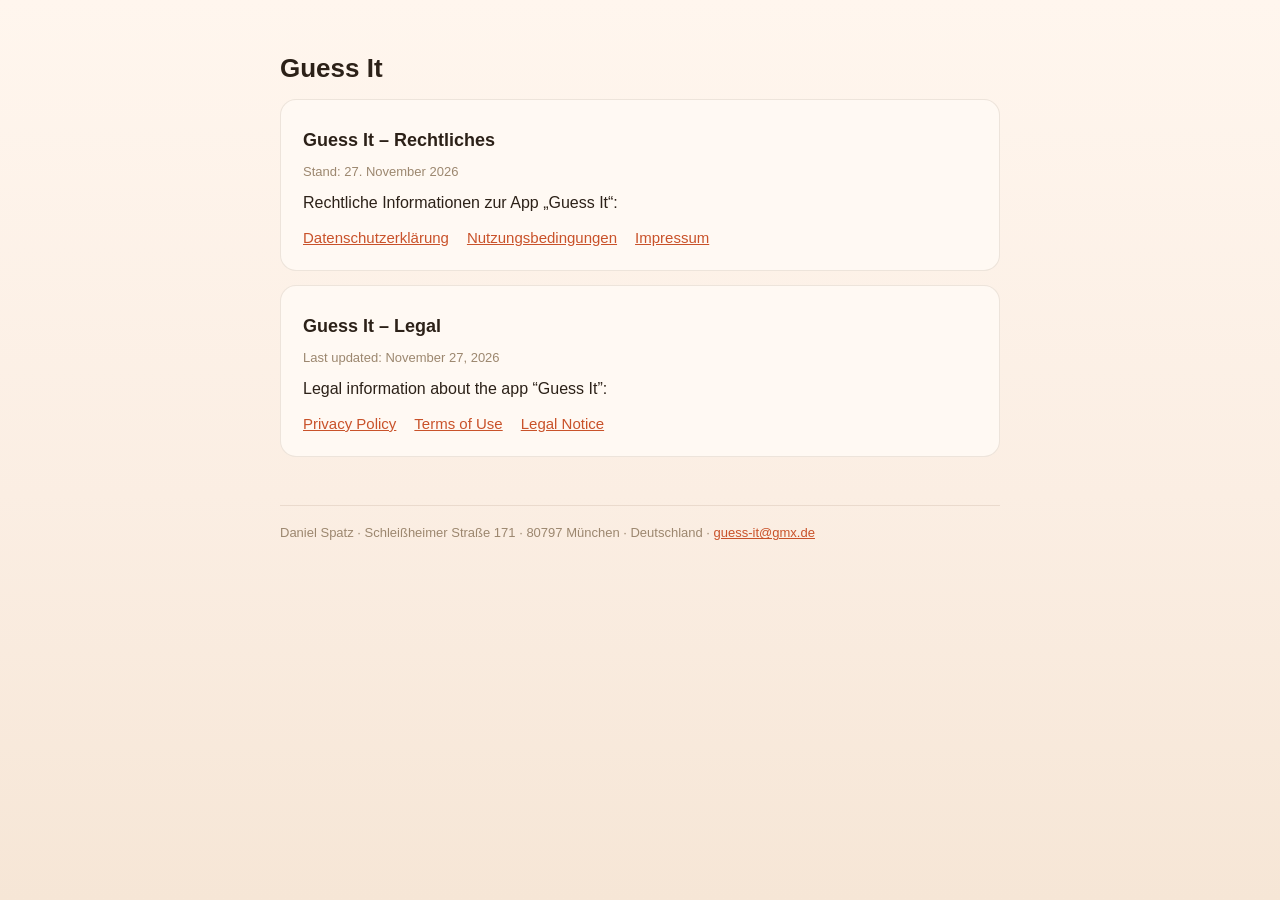
<file: index.html>
<!DOCTYPE html>
<html lang="de">
<head>
<meta charset="utf-8">
<meta name="viewport" content="width=device-width, initial-scale=1">
<meta name="robots" content="noindex">
<title>Guess It – Rechtliches / Legal</title>
<link rel="stylesheet" href="style.css">
</head>
<body>
<div class="wrap">

  <h1>Guess It</h1>

  <div class="card" lang="de">
    <h2>Guess It – Rechtliches</h2>
    <p class="updated">Stand: 27. November 2026</p>
    <p>Rechtliche Informationen zur App „Guess It“:</p>
    <div class="nav">
      <a href="datenschutz.html">Datenschutzerklärung</a>
      <a href="nutzungsbedingungen.html">Nutzungsbedingungen</a>
      <a href="impressum.html">Impressum</a>
    </div>
  </div>

  <div class="card" lang="en">
    <h2>Guess It – Legal</h2>
    <p class="updated">Last updated: November 27, 2026</p>
    <p>Legal information about the app “Guess It”:</p>
    <div class="nav">
      <a href="privacy.html">Privacy Policy</a>
      <a href="terms.html">Terms of Use</a>
      <a href="imprint.html">Legal Notice</a>
    </div>
  </div>

  <footer>
    Daniel Spatz · Schleißheimer Straße 171 · 80797 München · Deutschland ·
    <a href="mailto:guess-it@gmx.de">guess-it@gmx.de</a>
  </footer>
</div>
</body>
</html>
</file>
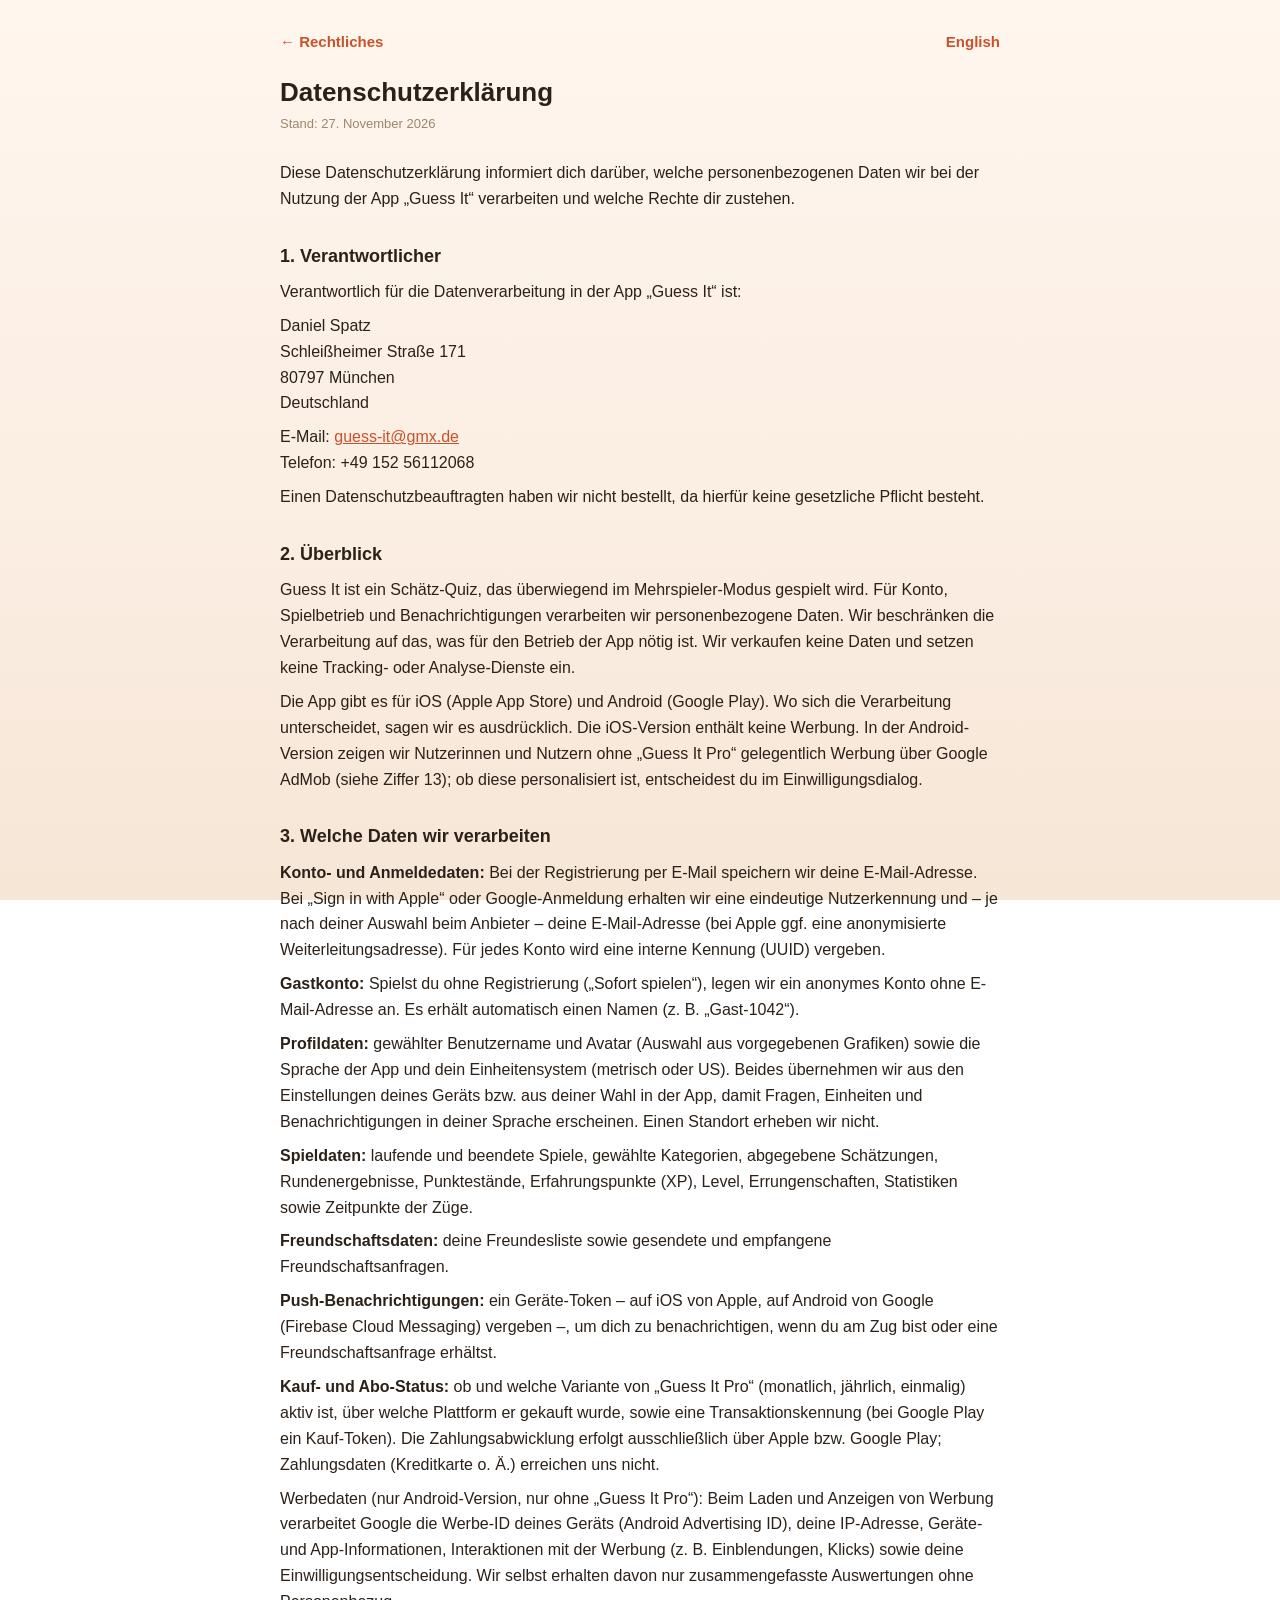
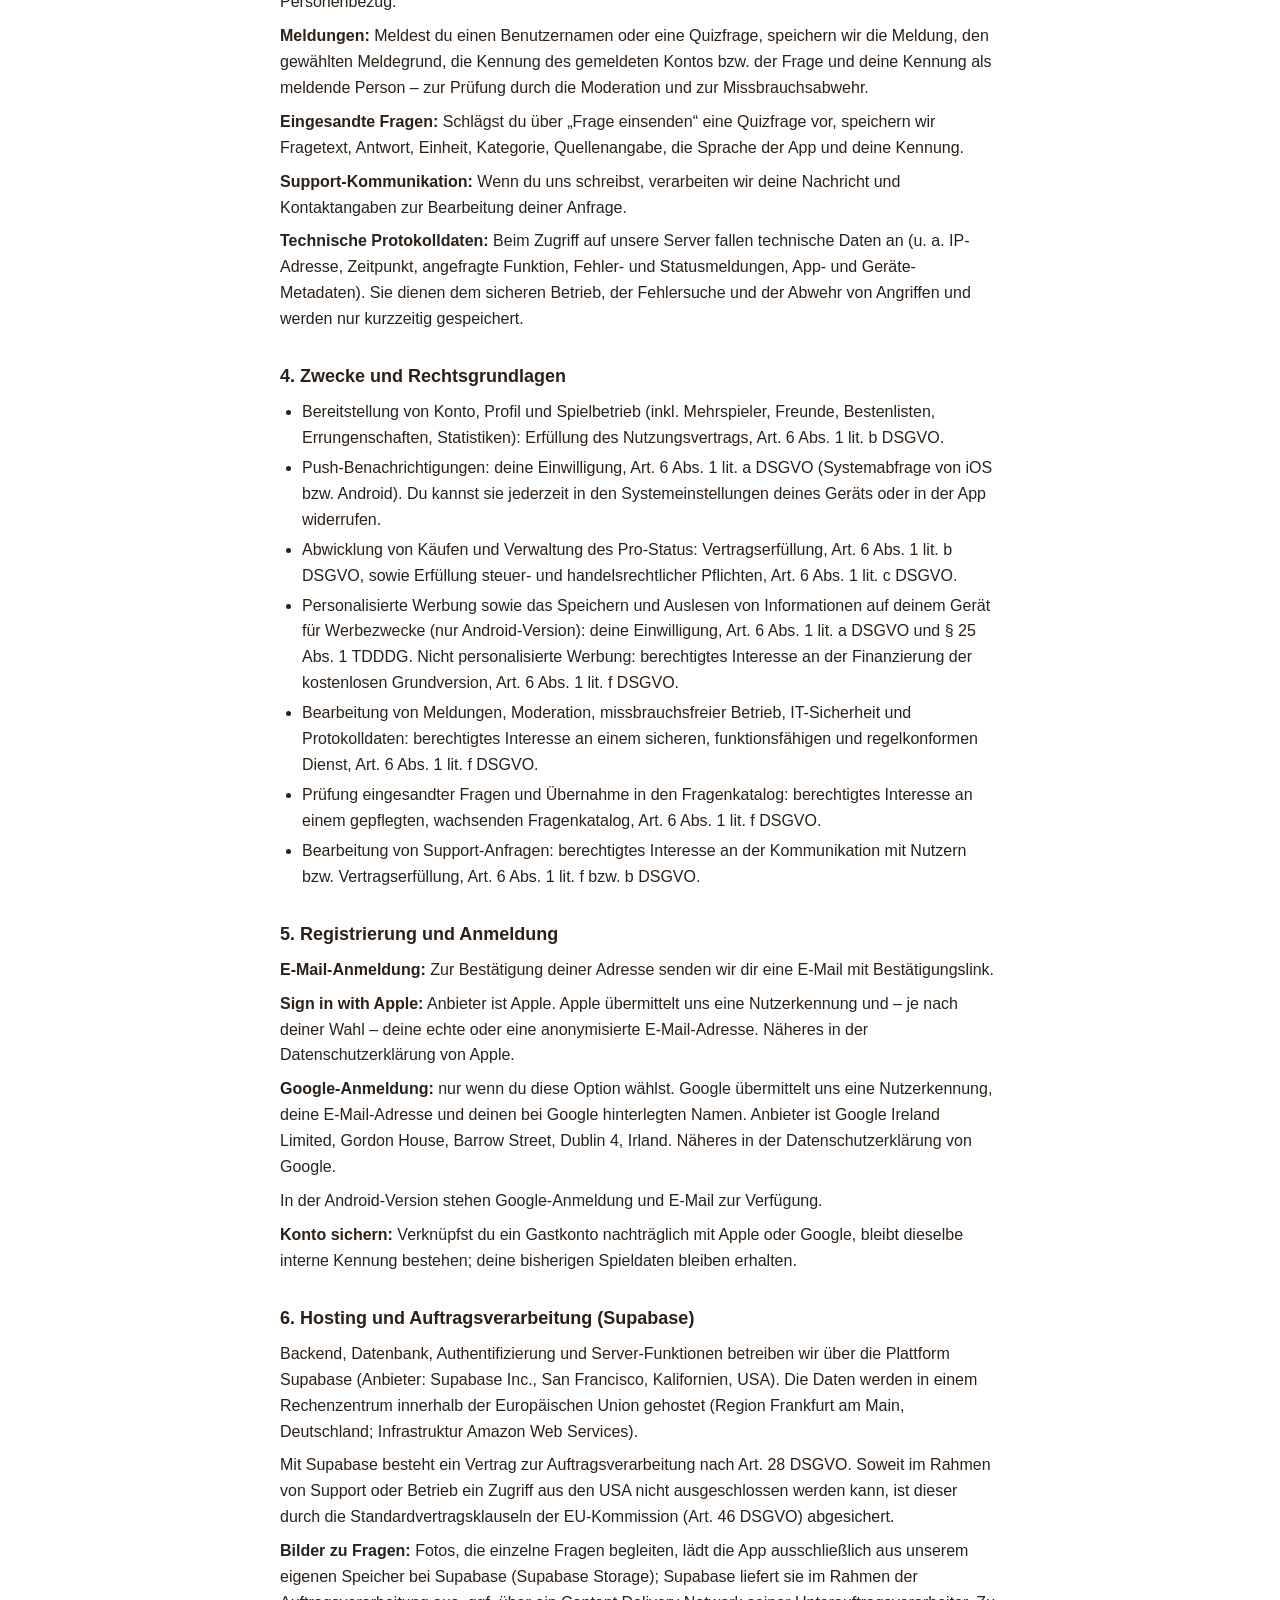
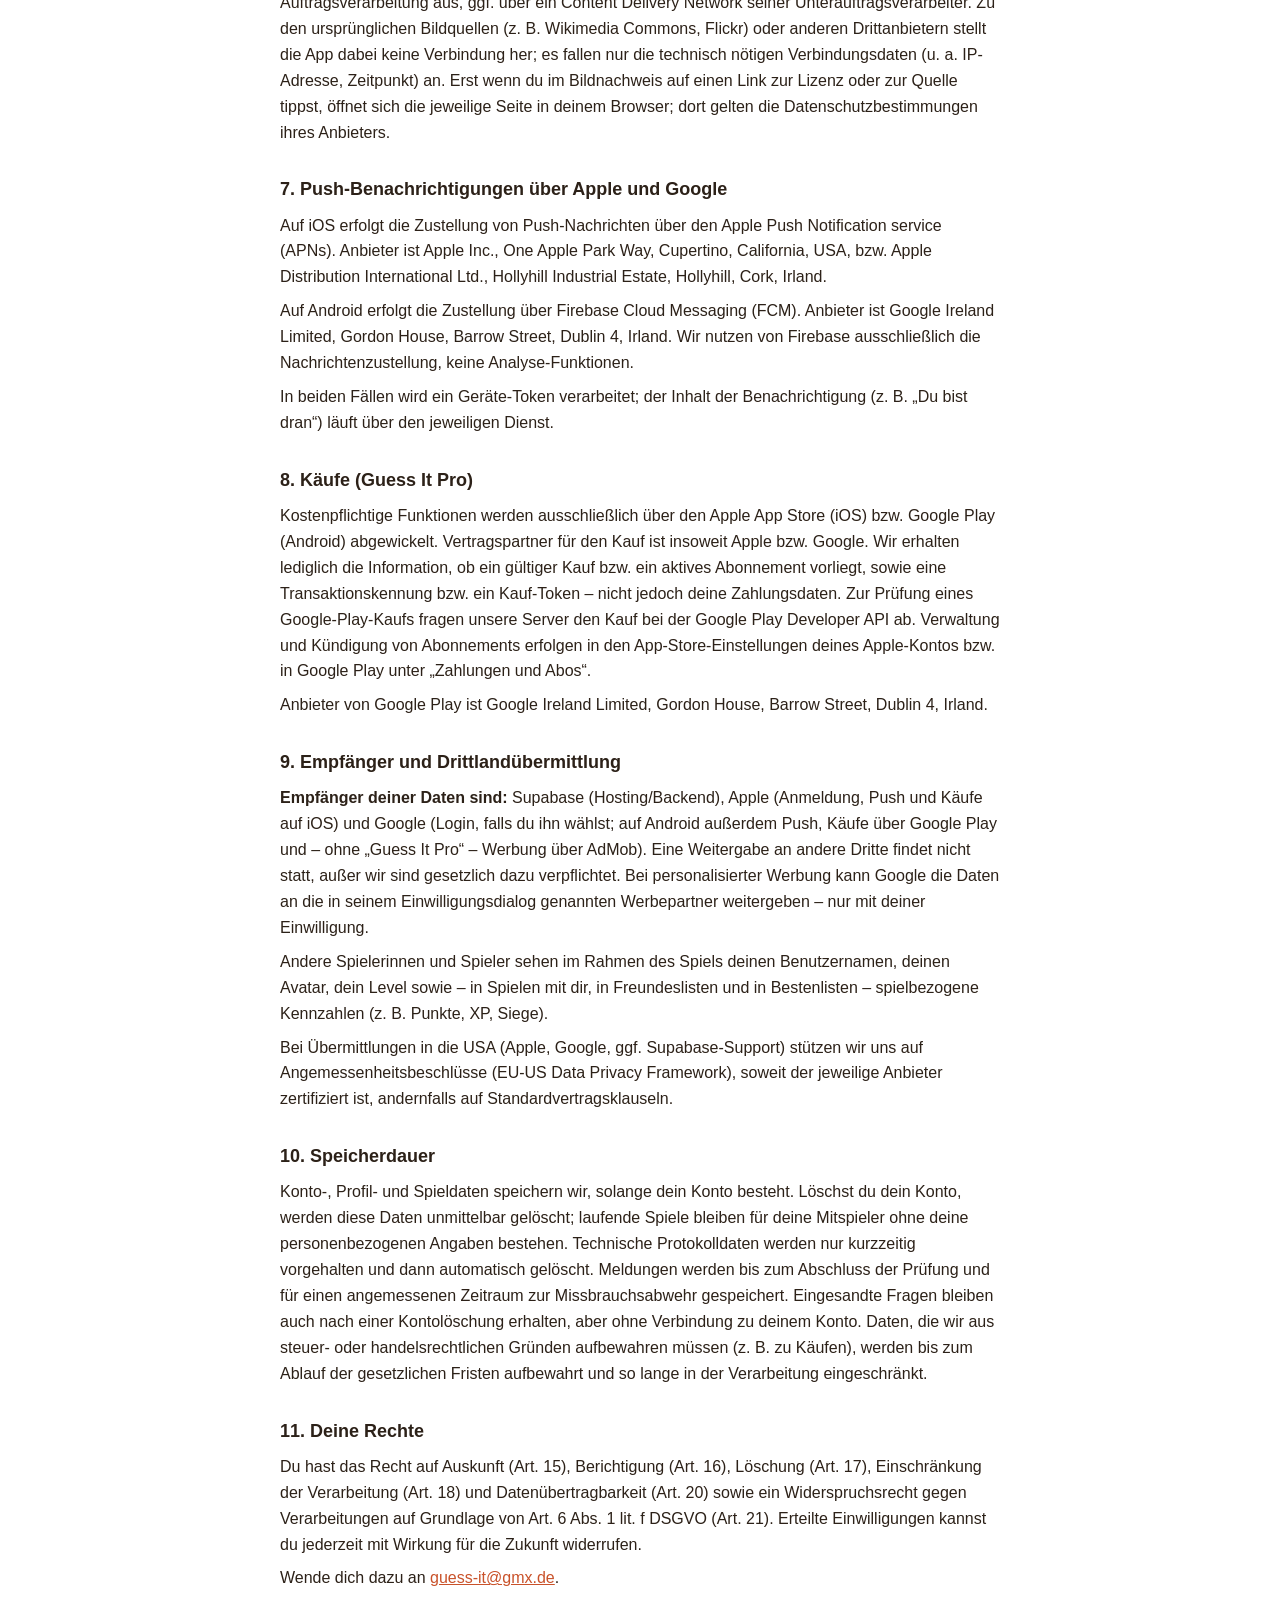
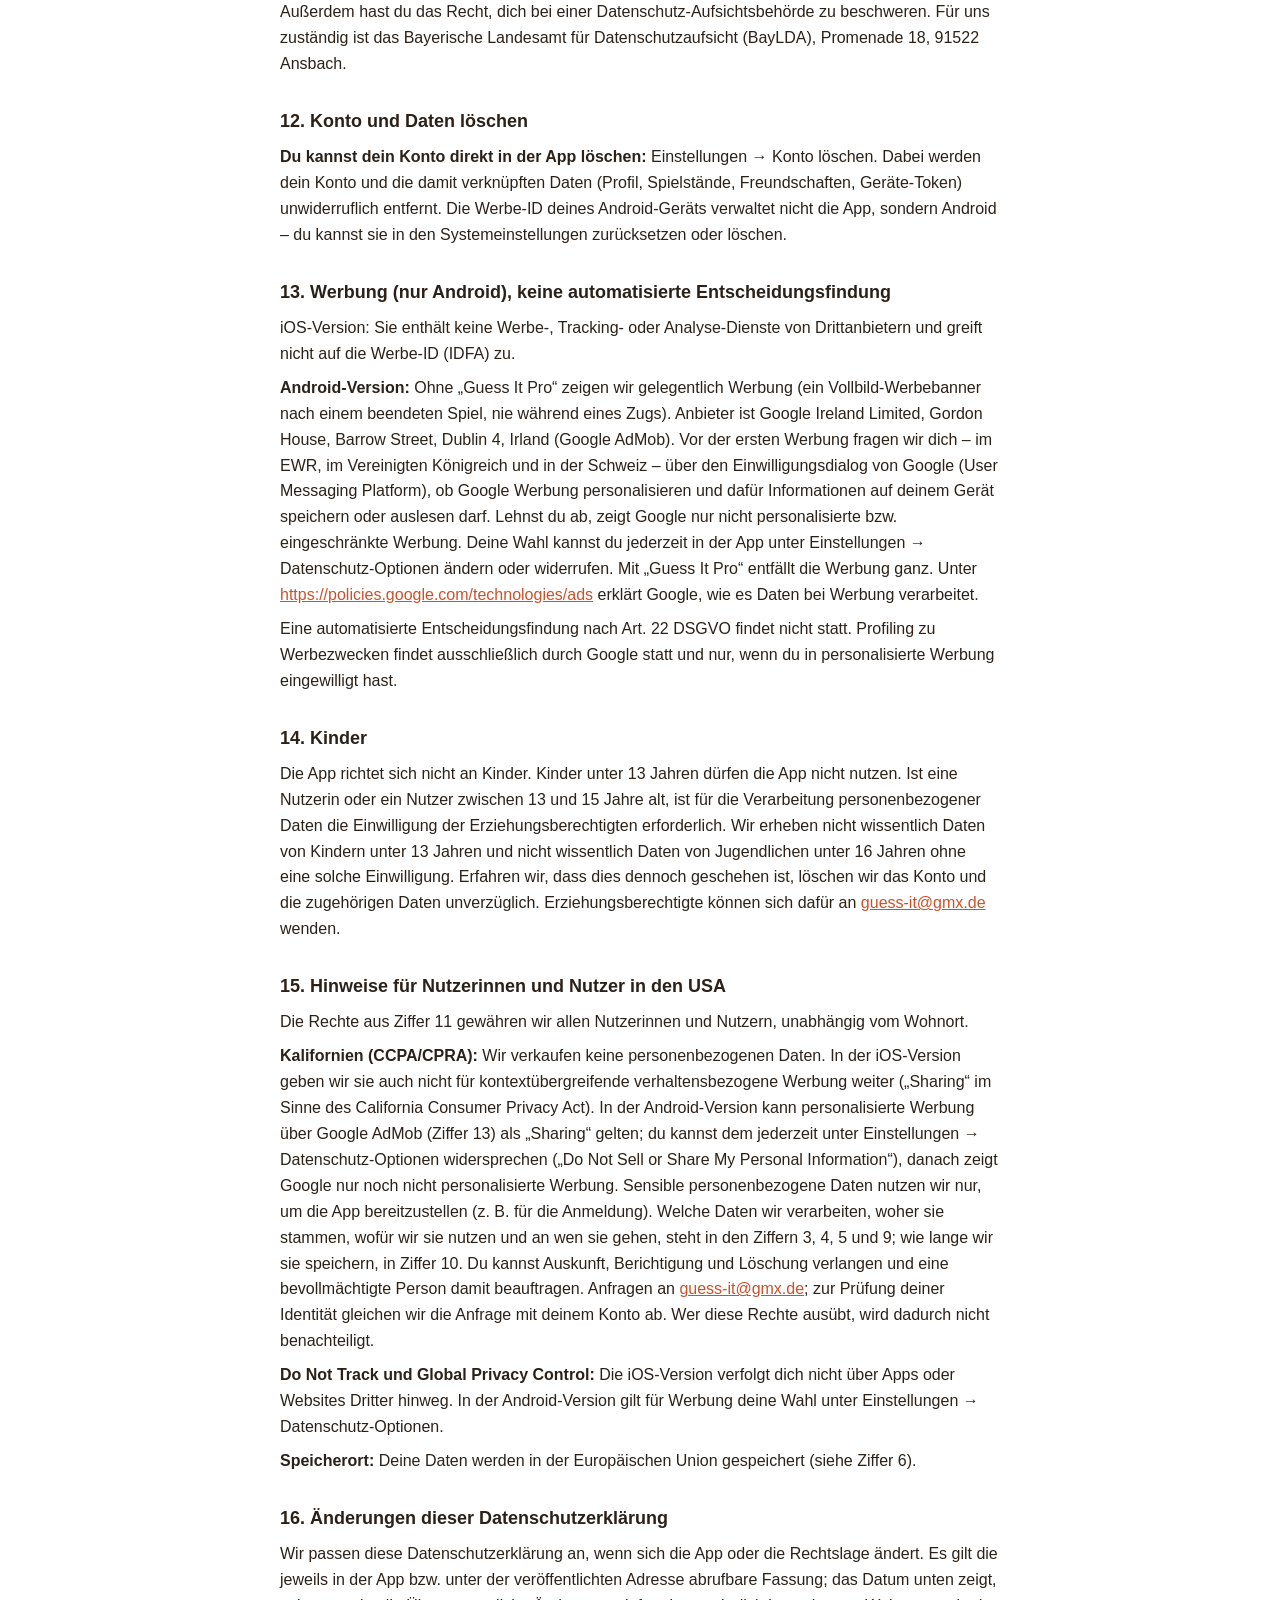
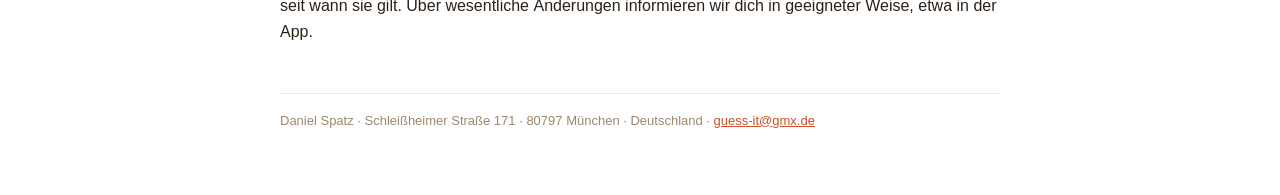
<file: datenschutz.html>
<!DOCTYPE html>
<html lang="de">
<head>
<meta charset="utf-8">
<meta name="viewport" content="width=device-width, initial-scale=1">
<meta name="robots" content="noindex">
<title>Guess It – Datenschutzerklärung</title>
<link rel="stylesheet" href="style.css">
</head>
<body>
<div class="wrap">
  <header>
    <a href="index.html">&larr; Rechtliches</a>
    <a href="privacy.html" lang="en" hreflang="en">English</a>
  </header>

  <h1>Datenschutzerklärung</h1>
  <p class="updated">Stand: 27. November 2026</p>

  <p>Diese Datenschutzerklärung informiert dich darüber, welche personenbezogenen Daten wir bei der Nutzung der App „Guess It“ verarbeiten und welche Rechte dir zustehen.</p>

  <h2>1. Verantwortlicher</h2>
  <p>Verantwortlich für die Datenverarbeitung in der App „Guess It“ ist:</p>
  <p>Daniel Spatz<br>
  Schleißheimer Straße 171<br>
  80797 München<br>
  Deutschland</p>
  <p>E-Mail: <a href="mailto:guess-it@gmx.de">guess-it@gmx.de</a><br>
  Telefon: +49 152 56112068</p>
  <p>Einen Datenschutzbeauftragten haben wir nicht bestellt, da hierfür keine gesetzliche Pflicht besteht.</p>

  <h2>2. Überblick</h2>
  <p>Guess It ist ein Schätz-Quiz, das überwiegend im Mehrspieler-Modus gespielt wird. Für Konto, Spielbetrieb und Benachrichtigungen verarbeiten wir personenbezogene Daten. Wir beschränken die Verarbeitung auf das, was für den Betrieb der App nötig ist. Wir verkaufen keine Daten und setzen keine Tracking- oder Analyse-Dienste ein.</p>
  <p>Die App gibt es für iOS (Apple App Store) und Android (Google Play). Wo sich die Verarbeitung unterscheidet, sagen wir es ausdrücklich. Die iOS-Version enthält keine Werbung. In der Android-Version zeigen wir Nutzerinnen und Nutzern ohne „Guess It Pro“ gelegentlich Werbung über Google AdMob (siehe Ziffer 13); ob diese personalisiert ist, entscheidest du im Einwilligungsdialog.</p>

  <h2>3. Welche Daten wir verarbeiten</h2>
  <p><strong>Konto- und Anmeldedaten:</strong> Bei der Registrierung per E-Mail speichern wir deine E-Mail-Adresse. Bei „Sign in with Apple“ oder Google-Anmeldung erhalten wir eine eindeutige Nutzerkennung und – je nach deiner Auswahl beim Anbieter – deine E-Mail-Adresse (bei Apple ggf. eine anonymisierte Weiterleitungsadresse). Für jedes Konto wird eine interne Kennung (UUID) vergeben.</p>
  <p><strong>Gastkonto:</strong> Spielst du ohne Registrierung („Sofort spielen“), legen wir ein anonymes Konto ohne E-Mail-Adresse an. Es erhält automatisch einen Namen (z.&nbsp;B. „Gast-1042“).</p>
  <p><strong>Profildaten:</strong> gewählter Benutzername und Avatar (Auswahl aus vorgegebenen Grafiken) sowie die Sprache der App und dein Einheitensystem (metrisch oder US). Beides übernehmen wir aus den Einstellungen deines Geräts bzw. aus deiner Wahl in der App, damit Fragen, Einheiten und Benachrichtigungen in deiner Sprache erscheinen. Einen Standort erheben wir nicht.</p>
  <p><strong>Spieldaten:</strong> laufende und beendete Spiele, gewählte Kategorien, abgegebene Schätzungen, Rundenergebnisse, Punktestände, Erfahrungspunkte (XP), Level, Errungenschaften, Statistiken sowie Zeitpunkte der Züge.</p>
  <p><strong>Freundschaftsdaten:</strong> deine Freundesliste sowie gesendete und empfangene Freundschaftsanfragen.</p>
  <p><strong>Push-Benachrichtigungen:</strong> ein Geräte-Token – auf iOS von Apple, auf Android von Google (Firebase Cloud Messaging) vergeben –, um dich zu benachrichtigen, wenn du am Zug bist oder eine Freundschaftsanfrage erhältst.</p>
  <p><strong>Kauf- und Abo-Status:</strong> ob und welche Variante von „Guess It Pro“ (monatlich, jährlich, einmalig) aktiv ist, über welche Plattform er gekauft wurde, sowie eine Transaktionskennung (bei Google Play ein Kauf-Token). Die Zahlungsabwicklung erfolgt ausschließlich über Apple bzw. Google Play; Zahlungsdaten (Kreditkarte o. Ä.) erreichen uns nicht.</p>
  <p>Werbedaten (nur Android-Version, nur ohne „Guess It Pro“): Beim Laden und Anzeigen von Werbung verarbeitet Google die Werbe-ID deines Geräts (Android Advertising ID), deine IP-Adresse, Geräte- und App-Informationen, Interaktionen mit der Werbung (z.&nbsp;B. Einblendungen, Klicks) sowie deine Einwilligungsentscheidung. Wir selbst erhalten davon nur zusammengefasste Auswertungen ohne Personenbezug.</p>
  <p><strong>Meldungen:</strong> Meldest du einen Benutzernamen oder eine Quizfrage, speichern wir die Meldung, den gewählten Meldegrund, die Kennung des gemeldeten Kontos bzw. der Frage und deine Kennung als meldende Person – zur Prüfung durch die Moderation und zur Missbrauchsabwehr.</p>
  <p><strong>Eingesandte Fragen:</strong> Schlägst du über „Frage einsenden“ eine Quizfrage vor, speichern wir Fragetext, Antwort, Einheit, Kategorie, Quellenangabe, die Sprache der App und deine Kennung.</p>
  <p><strong>Support-Kommunikation:</strong> Wenn du uns schreibst, verarbeiten wir deine Nachricht und Kontaktangaben zur Bearbeitung deiner Anfrage.</p>
  <p><strong>Technische Protokolldaten:</strong> Beim Zugriff auf unsere Server fallen technische Daten an (u.&nbsp;a. IP-Adresse, Zeitpunkt, angefragte Funktion, Fehler- und Statusmeldungen, App- und Geräte-Metadaten). Sie dienen dem sicheren Betrieb, der Fehlersuche und der Abwehr von Angriffen und werden nur kurzzeitig gespeichert.</p>

  <h2>4. Zwecke und Rechtsgrundlagen</h2>
  <ul>
    <li>Bereitstellung von Konto, Profil und Spielbetrieb (inkl. Mehrspieler, Freunde, Bestenlisten, Errungenschaften, Statistiken): Erfüllung des Nutzungsvertrags, Art. 6 Abs. 1 lit. b DSGVO.</li>
    <li>Push-Benachrichtigungen: deine Einwilligung, Art. 6 Abs. 1 lit. a DSGVO (Systemabfrage von iOS bzw. Android). Du kannst sie jederzeit in den Systemeinstellungen deines Geräts oder in der App widerrufen.</li>
    <li>Abwicklung von Käufen und Verwaltung des Pro-Status: Vertragserfüllung, Art. 6 Abs. 1 lit. b DSGVO, sowie Erfüllung steuer- und handelsrechtlicher Pflichten, Art. 6 Abs. 1 lit. c DSGVO.</li>
    <li>Personalisierte Werbung sowie das Speichern und Auslesen von Informationen auf deinem Gerät für Werbezwecke (nur Android-Version): deine Einwilligung, Art. 6 Abs. 1 lit. a DSGVO und § 25 Abs. 1 TDDDG. Nicht personalisierte Werbung: berechtigtes Interesse an der Finanzierung der kostenlosen Grundversion, Art. 6 Abs. 1 lit. f DSGVO.</li>
    <li>Bearbeitung von Meldungen, Moderation, missbrauchsfreier Betrieb, IT-Sicherheit und Protokolldaten: berechtigtes Interesse an einem sicheren, funktionsfähigen und regelkonformen Dienst, Art. 6 Abs. 1 lit. f DSGVO.</li>
    <li>Prüfung eingesandter Fragen und Übernahme in den Fragenkatalog: berechtigtes Interesse an einem gepflegten, wachsenden Fragenkatalog, Art. 6 Abs. 1 lit. f DSGVO.</li>
    <li>Bearbeitung von Support-Anfragen: berechtigtes Interesse an der Kommunikation mit Nutzern bzw. Vertragserfüllung, Art. 6 Abs. 1 lit. f bzw. b DSGVO.</li>
  </ul>

  <h2>5. Registrierung und Anmeldung</h2>
  <p><strong>E-Mail-Anmeldung:</strong> Zur Bestätigung deiner Adresse senden wir dir eine E-Mail mit Bestätigungslink.</p>
  <p><strong>Sign in with Apple:</strong> Anbieter ist Apple. Apple übermittelt uns eine Nutzerkennung und – je nach deiner Wahl – deine echte oder eine anonymisierte E-Mail-Adresse. Näheres in der Datenschutzerklärung von Apple.</p>
  <p><strong>Google-Anmeldung:</strong> nur wenn du diese Option wählst. Google übermittelt uns eine Nutzerkennung, deine E-Mail-Adresse und deinen bei Google hinterlegten Namen. Anbieter ist Google Ireland Limited, Gordon House, Barrow Street, Dublin 4, Irland. Näheres in der Datenschutzerklärung von Google.</p>
  <p>In der Android-Version stehen Google-Anmeldung und E-Mail zur Verfügung.</p>
  <p><strong>Konto sichern:</strong> Verknüpfst du ein Gastkonto nachträglich mit Apple oder Google, bleibt dieselbe interne Kennung bestehen; deine bisherigen Spieldaten bleiben erhalten.</p>

  <h2>6. Hosting und Auftragsverarbeitung (Supabase)</h2>
  <p>Backend, Datenbank, Authentifizierung und Server-Funktionen betreiben wir über die Plattform Supabase (Anbieter: Supabase Inc., San Francisco, Kalifornien, USA). Die Daten werden in einem Rechenzentrum innerhalb der Europäischen Union gehostet (Region Frankfurt am Main, Deutschland; Infrastruktur Amazon Web Services).</p>
  <p>Mit Supabase besteht ein Vertrag zur Auftragsverarbeitung nach Art. 28 DSGVO. Soweit im Rahmen von Support oder Betrieb ein Zugriff aus den USA nicht ausgeschlossen werden kann, ist dieser durch die Standardvertragsklauseln der EU-Kommission (Art. 46 DSGVO) abgesichert.</p>
  <p><strong>Bilder zu Fragen:</strong> Fotos, die einzelne Fragen begleiten, lädt die App ausschließlich aus unserem eigenen Speicher bei Supabase (Supabase Storage); Supabase liefert sie im Rahmen der Auftragsverarbeitung aus, ggf. über ein Content Delivery Network seiner Unterauftragsverarbeiter. Zu den ursprünglichen Bildquellen (z.&nbsp;B. Wikimedia Commons, Flickr) oder anderen Drittanbietern stellt die App dabei keine Verbindung her; es fallen nur die technisch nötigen Verbindungsdaten (u.&nbsp;a. IP-Adresse, Zeitpunkt) an. Erst wenn du im Bildnachweis auf einen Link zur Lizenz oder zur Quelle tippst, öffnet sich die jeweilige Seite in deinem Browser; dort gelten die Datenschutzbestimmungen ihres Anbieters.</p>

  <h2>7. Push-Benachrichtigungen über Apple und Google</h2>
  <p>Auf iOS erfolgt die Zustellung von Push-Nachrichten über den Apple Push Notification service (APNs). Anbieter ist Apple Inc., One Apple Park Way, Cupertino, California, USA, bzw. Apple Distribution International Ltd., Hollyhill Industrial Estate, Hollyhill, Cork, Irland.</p>
  <p>Auf Android erfolgt die Zustellung über Firebase Cloud Messaging (FCM). Anbieter ist Google Ireland Limited, Gordon House, Barrow Street, Dublin 4, Irland. Wir nutzen von Firebase ausschließlich die Nachrichtenzustellung, keine Analyse-Funktionen.</p>
  <p>In beiden Fällen wird ein Geräte-Token verarbeitet; der Inhalt der Benachrichtigung (z.&nbsp;B. „Du bist dran“) läuft über den jeweiligen Dienst.</p>

  <h2>8. Käufe (Guess It Pro)</h2>
  <p>Kostenpflichtige Funktionen werden ausschließlich über den Apple App Store (iOS) bzw. Google Play (Android) abgewickelt. Vertragspartner für den Kauf ist insoweit Apple bzw. Google. Wir erhalten lediglich die Information, ob ein gültiger Kauf bzw. ein aktives Abonnement vorliegt, sowie eine Transaktionskennung bzw. ein Kauf-Token – nicht jedoch deine Zahlungsdaten. Zur Prüfung eines Google-Play-Kaufs fragen unsere Server den Kauf bei der Google Play Developer API ab. Verwaltung und Kündigung von Abonnements erfolgen in den App-Store-Einstellungen deines Apple-Kontos bzw. in Google Play unter „Zahlungen und Abos“.</p>
  <p>Anbieter von Google Play ist Google Ireland Limited, Gordon House, Barrow Street, Dublin 4, Irland.</p>

  <h2>9. Empfänger und Drittlandübermittlung</h2>
  <p><strong>Empfänger deiner Daten sind:</strong> Supabase (Hosting/Backend), Apple (Anmeldung, Push und Käufe auf iOS) und Google (Login, falls du ihn wählst; auf Android außerdem Push, Käufe über Google Play und – ohne „Guess It Pro“ – Werbung über AdMob). Eine Weitergabe an andere Dritte findet nicht statt, außer wir sind gesetzlich dazu verpflichtet. Bei personalisierter Werbung kann Google die Daten an die in seinem Einwilligungsdialog genannten Werbepartner weitergeben – nur mit deiner Einwilligung.</p>
  <p>Andere Spielerinnen und Spieler sehen im Rahmen des Spiels deinen Benutzernamen, deinen Avatar, dein Level sowie – in Spielen mit dir, in Freundeslisten und in Bestenlisten – spielbezogene Kennzahlen (z.&nbsp;B. Punkte, XP, Siege).</p>
  <p>Bei Übermittlungen in die USA (Apple, Google, ggf. Supabase-Support) stützen wir uns auf Angemessenheitsbeschlüsse (EU-US Data Privacy Framework), soweit der jeweilige Anbieter zertifiziert ist, andernfalls auf Standardvertragsklauseln.</p>

  <h2>10. Speicherdauer</h2>
  <p>Konto-, Profil- und Spieldaten speichern wir, solange dein Konto besteht. Löschst du dein Konto, werden diese Daten unmittelbar gelöscht; laufende Spiele bleiben für deine Mitspieler ohne deine personenbezogenen Angaben bestehen. Technische Protokolldaten werden nur kurzzeitig vorgehalten und dann automatisch gelöscht. Meldungen werden bis zum Abschluss der Prüfung und für einen angemessenen Zeitraum zur Missbrauchsabwehr gespeichert. Eingesandte Fragen bleiben auch nach einer Kontolöschung erhalten, aber ohne Verbindung zu deinem Konto. Daten, die wir aus steuer- oder handelsrechtlichen Gründen aufbewahren müssen (z.&nbsp;B. zu Käufen), werden bis zum Ablauf der gesetzlichen Fristen aufbewahrt und so lange in der Verarbeitung eingeschränkt.</p>

  <h2>11. Deine Rechte</h2>
  <p>Du hast das Recht auf Auskunft (Art. 15), Berichtigung (Art. 16), Löschung (Art. 17), Einschränkung der Verarbeitung (Art. 18) und Datenübertragbarkeit (Art. 20) sowie ein Widerspruchsrecht gegen Verarbeitungen auf Grundlage von Art. 6 Abs. 1 lit. f DSGVO (Art. 21). Erteilte Einwilligungen kannst du jederzeit mit Wirkung für die Zukunft widerrufen.</p>
  <p>Wende dich dazu an <a href="mailto:guess-it@gmx.de">guess-it@gmx.de</a>.</p>
  <p>Außerdem hast du das Recht, dich bei einer Datenschutz-Aufsichtsbehörde zu beschweren. Für uns zuständig ist das Bayerische Landesamt für Datenschutzaufsicht (BayLDA), Promenade 18, 91522 Ansbach.</p>

  <h2>12. Konto und Daten löschen</h2>
  <p><strong>Du kannst dein Konto direkt in der App löschen:</strong> Einstellungen → Konto löschen. Dabei werden dein Konto und die damit verknüpften Daten (Profil, Spielstände, Freundschaften, Geräte-Token) unwiderruflich entfernt. Die Werbe-ID deines Android-Geräts verwaltet nicht die App, sondern Android – du kannst sie in den Systemeinstellungen zurücksetzen oder löschen.</p>

  <h2>13. Werbung (nur Android), keine automatisierte Entscheidungsfindung</h2>
  <p>iOS-Version: Sie enthält keine Werbe-, Tracking- oder Analyse-Dienste von Drittanbietern und greift nicht auf die Werbe-ID (IDFA) zu.</p>
  <p><strong>Android-Version:</strong> Ohne „Guess It Pro“ zeigen wir gelegentlich Werbung (ein Vollbild-Werbebanner nach einem beendeten Spiel, nie während eines Zugs). Anbieter ist Google Ireland Limited, Gordon House, Barrow Street, Dublin 4, Irland (Google AdMob). Vor der ersten Werbung fragen wir dich – im EWR, im Vereinigten Königreich und in der Schweiz – über den Einwilligungsdialog von Google (User Messaging Platform), ob Google Werbung personalisieren und dafür Informationen auf deinem Gerät speichern oder auslesen darf. Lehnst du ab, zeigt Google nur nicht personalisierte bzw. eingeschränkte Werbung. Deine Wahl kannst du jederzeit in der App unter Einstellungen → Datenschutz-Optionen ändern oder widerrufen. Mit „Guess It Pro“ entfällt die Werbung ganz. Unter <a href="https://policies.google.com/technologies/ads">https://policies.google.com/technologies/ads</a> erklärt Google, wie es Daten bei Werbung verarbeitet.</p>
  <p>Eine automatisierte Entscheidungsfindung nach Art. 22 DSGVO findet nicht statt. Profiling zu Werbezwecken findet ausschließlich durch Google statt und nur, wenn du in personalisierte Werbung eingewilligt hast.</p>

  <h2>14. Kinder</h2>
  <p>Die App richtet sich nicht an Kinder. Kinder unter 13 Jahren dürfen die App nicht nutzen. Ist eine Nutzerin oder ein Nutzer zwischen 13 und 15 Jahre alt, ist für die Verarbeitung personenbezogener Daten die Einwilligung der Erziehungsberechtigten erforderlich. Wir erheben nicht wissentlich Daten von Kindern unter 13 Jahren und nicht wissentlich Daten von Jugendlichen unter 16 Jahren ohne eine solche Einwilligung. Erfahren wir, dass dies dennoch geschehen ist, löschen wir das Konto und die zugehörigen Daten unverzüglich. Erziehungsberechtigte können sich dafür an <a href="mailto:guess-it@gmx.de">guess-it@gmx.de</a> wenden.</p>

  <h2>15. Hinweise für Nutzerinnen und Nutzer in den USA</h2>
  <p>Die Rechte aus Ziffer 11 gewähren wir allen Nutzerinnen und Nutzern, unabhängig vom Wohnort.</p>
  <p><strong>Kalifornien (CCPA/CPRA):</strong> Wir verkaufen keine personenbezogenen Daten. In der iOS-Version geben wir sie auch nicht für kontextübergreifende verhaltensbezogene Werbung weiter („Sharing“ im Sinne des California Consumer Privacy Act). In der Android-Version kann personalisierte Werbung über Google AdMob (Ziffer 13) als „Sharing“ gelten; du kannst dem jederzeit unter Einstellungen → Datenschutz-Optionen widersprechen („Do Not Sell or Share My Personal Information“), danach zeigt Google nur noch nicht personalisierte Werbung. Sensible personenbezogene Daten nutzen wir nur, um die App bereitzustellen (z.&nbsp;B. für die Anmeldung). Welche Daten wir verarbeiten, woher sie stammen, wofür wir sie nutzen und an wen sie gehen, steht in den Ziffern 3, 4, 5 und 9; wie lange wir sie speichern, in Ziffer 10. Du kannst Auskunft, Berichtigung und Löschung verlangen und eine bevollmächtigte Person damit beauftragen. Anfragen an <a href="mailto:guess-it@gmx.de">guess-it@gmx.de</a>; zur Prüfung deiner Identität gleichen wir die Anfrage mit deinem Konto ab. Wer diese Rechte ausübt, wird dadurch nicht benachteiligt.</p>
  <p><strong>Do Not Track und Global Privacy Control:</strong> Die iOS-Version verfolgt dich nicht über Apps oder Websites Dritter hinweg. In der Android-Version gilt für Werbung deine Wahl unter Einstellungen → Datenschutz-Optionen.</p>
  <p><strong>Speicherort:</strong> Deine Daten werden in der Europäischen Union gespeichert (siehe Ziffer 6).</p>

  <h2>16. Änderungen dieser Datenschutzerklärung</h2>
  <p>Wir passen diese Datenschutzerklärung an, wenn sich die App oder die Rechtslage ändert. Es gilt die jeweils in der App bzw. unter der veröffentlichten Adresse abrufbare Fassung; das Datum unten zeigt, seit wann sie gilt. Über wesentliche Änderungen informieren wir dich in geeigneter Weise, etwa in der App.</p>

  <footer>
    Daniel Spatz · Schleißheimer Straße 171 · 80797 München · Deutschland ·
    <a href="mailto:guess-it@gmx.de">guess-it@gmx.de</a>
  </footer>
</div>
</body>
</html>
</file>
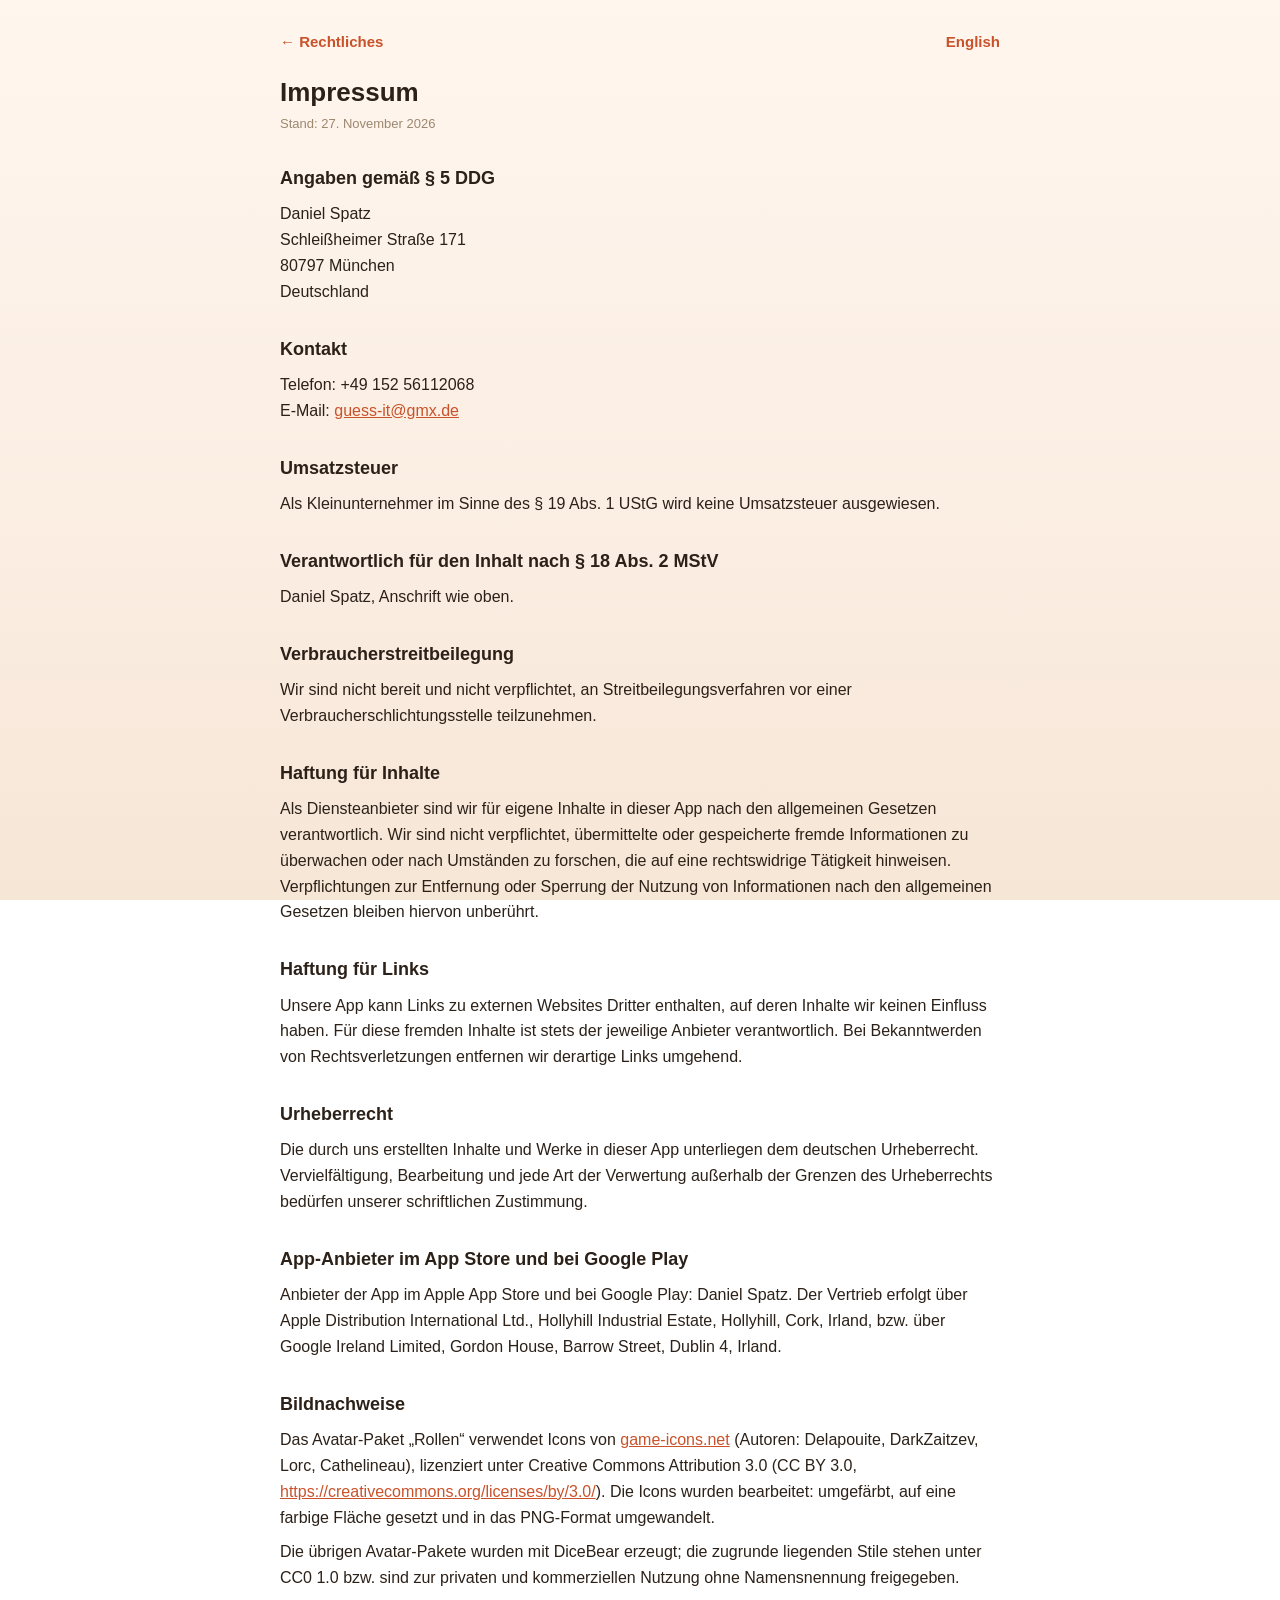
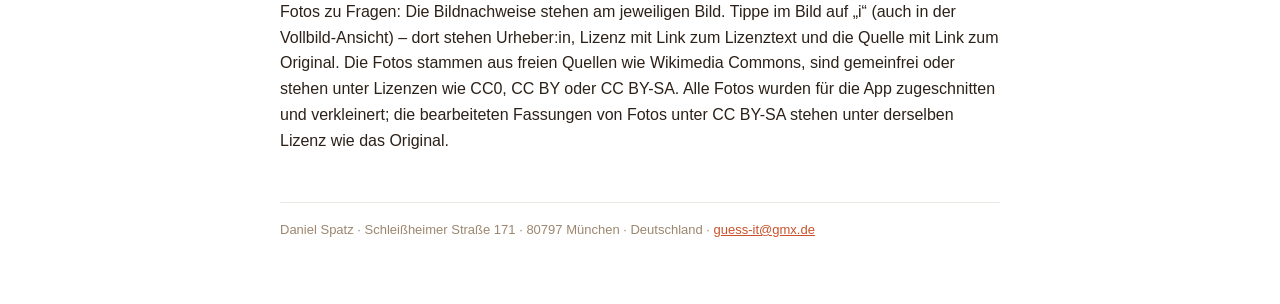
<file: impressum.html>
<!DOCTYPE html>
<html lang="de">
<head>
<meta charset="utf-8">
<meta name="viewport" content="width=device-width, initial-scale=1">
<meta name="robots" content="noindex">
<title>Guess It – Impressum</title>
<link rel="stylesheet" href="style.css">
</head>
<body>
<div class="wrap">
  <header>
    <a href="index.html">&larr; Rechtliches</a>
    <a href="imprint.html" lang="en" hreflang="en">English</a>
  </header>

  <h1>Impressum</h1>
  <p class="updated">Stand: 27. November 2026</p>

  <h2>Angaben gemäß § 5 DDG</h2>
  <p>Daniel Spatz<br>
  Schleißheimer Straße 171<br>
  80797 München<br>
  Deutschland</p>

  <h2>Kontakt</h2>
  <p>Telefon: +49 152 56112068<br>
  E-Mail: <a href="mailto:guess-it@gmx.de">guess-it@gmx.de</a></p>

  <h2>Umsatzsteuer</h2>
  <p>Als Kleinunternehmer im Sinne des § 19 Abs. 1 UStG wird keine Umsatzsteuer ausgewiesen.</p>

  <h2>Verantwortlich für den Inhalt nach § 18 Abs. 2 MStV</h2>
  <p>Daniel Spatz, Anschrift wie oben.</p>

  <h2>Verbraucherstreitbeilegung</h2>
  <p>Wir sind nicht bereit und nicht verpflichtet, an Streitbeilegungsverfahren vor einer Verbraucherschlichtungsstelle teilzunehmen.</p>

  <h2>Haftung für Inhalte</h2>
  <p>Als Diensteanbieter sind wir für eigene Inhalte in dieser App nach den allgemeinen Gesetzen verantwortlich. Wir sind nicht verpflichtet, übermittelte oder gespeicherte fremde Informationen zu überwachen oder nach Umständen zu forschen, die auf eine rechtswidrige Tätigkeit hinweisen. Verpflichtungen zur Entfernung oder Sperrung der Nutzung von Informationen nach den allgemeinen Gesetzen bleiben hiervon unberührt.</p>

  <h2>Haftung für Links</h2>
  <p>Unsere App kann Links zu externen Websites Dritter enthalten, auf deren Inhalte wir keinen Einfluss haben. Für diese fremden Inhalte ist stets der jeweilige Anbieter verantwortlich. Bei Bekanntwerden von Rechtsverletzungen entfernen wir derartige Links umgehend.</p>

  <h2>Urheberrecht</h2>
  <p>Die durch uns erstellten Inhalte und Werke in dieser App unterliegen dem deutschen Urheberrecht. Vervielfältigung, Bearbeitung und jede Art der Verwertung außerhalb der Grenzen des Urheberrechts bedürfen unserer schriftlichen Zustimmung.</p>

  <h2>App-Anbieter im App Store und bei Google Play</h2>
  <p>Anbieter der App im Apple App Store und bei Google Play: Daniel Spatz. Der Vertrieb erfolgt über Apple Distribution International Ltd., Hollyhill Industrial Estate, Hollyhill, Cork, Irland, bzw. über Google Ireland Limited, Gordon House, Barrow Street, Dublin 4, Irland.</p>

  <h2>Bildnachweise</h2>
  <p>Das Avatar-Paket „Rollen“ verwendet Icons von <a href="https://game-icons.net">game-icons.net</a> (Autoren: Delapouite, DarkZaitzev, Lorc, Cathelineau), lizenziert unter Creative Commons Attribution 3.0 (CC BY 3.0, <a href="https://creativecommons.org/licenses/by/3.0/">https://creativecommons.org/licenses/by/3.0/</a>). Die Icons wurden bearbeitet: umgefärbt, auf eine farbige Fläche gesetzt und in das PNG-Format umgewandelt.</p>
  <p>Die übrigen Avatar-Pakete wurden mit DiceBear erzeugt; die zugrunde liegenden Stile stehen unter CC0 1.0 bzw. sind zur privaten und kommerziellen Nutzung ohne Namensnennung freigegeben.</p>
  <p>Fotos zu Fragen: Die Bildnachweise stehen am jeweiligen Bild. Tippe im Bild auf „i“ (auch in der Vollbild-Ansicht) – dort stehen Urheber:in, Lizenz mit Link zum Lizenztext und die Quelle mit Link zum Original. Die Fotos stammen aus freien Quellen wie Wikimedia Commons, sind gemeinfrei oder stehen unter Lizenzen wie CC0, CC BY oder CC BY-SA. Alle Fotos wurden für die App zugeschnitten und verkleinert; die bearbeiteten Fassungen von Fotos unter CC BY-SA stehen unter derselben Lizenz wie das Original.</p>

  <footer>
    Daniel Spatz · Schleißheimer Straße 171 · 80797 München · Deutschland ·
    <a href="mailto:guess-it@gmx.de">guess-it@gmx.de</a>
  </footer>
</div>
</body>
</html>
</file>
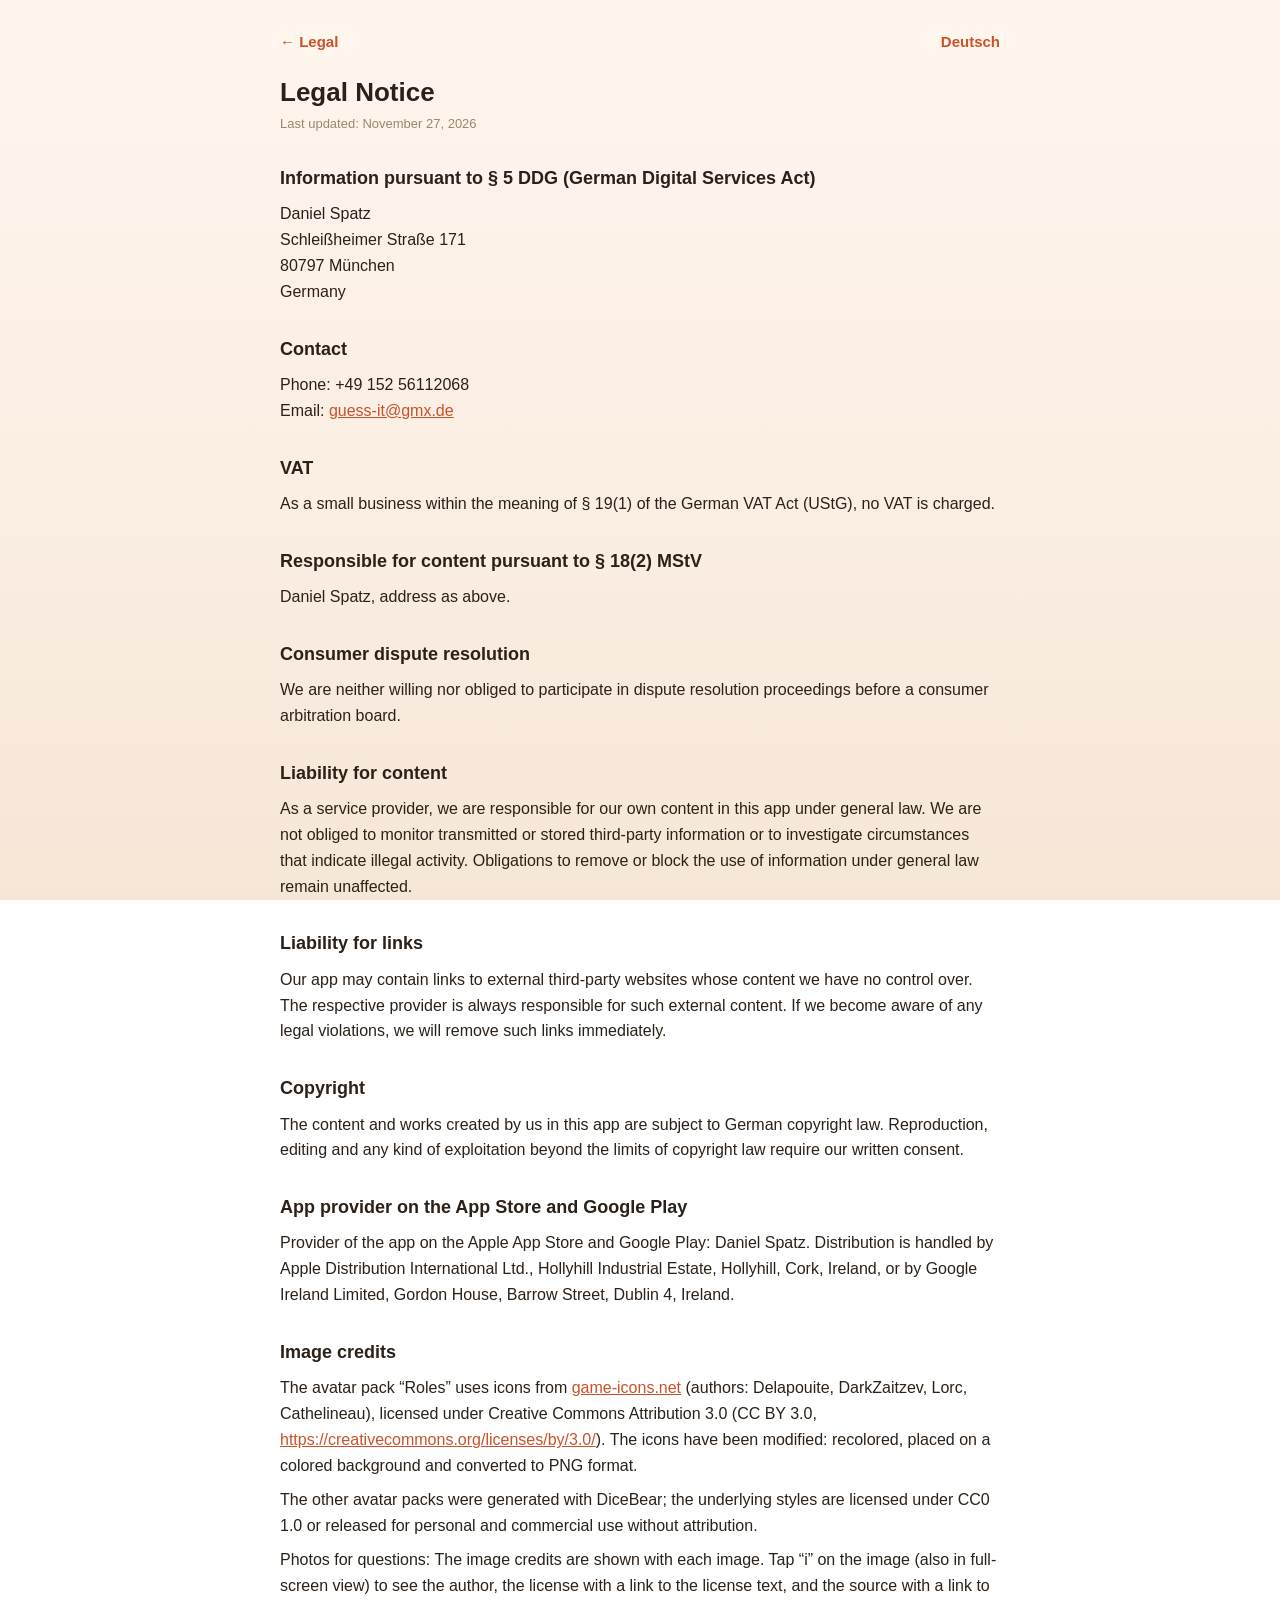
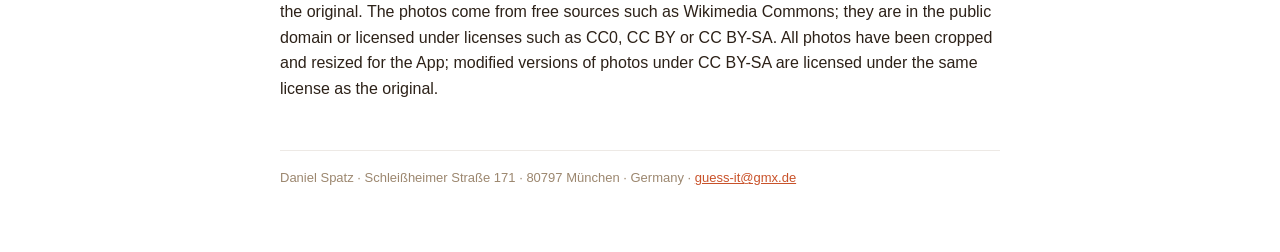
<file: imprint.html>
<!DOCTYPE html>
<html lang="en">
<head>
<meta charset="utf-8">
<meta name="viewport" content="width=device-width, initial-scale=1">
<meta name="robots" content="noindex">
<title>Guess It – Legal Notice</title>
<link rel="stylesheet" href="style.css">
</head>
<body>
<div class="wrap">
  <header>
    <a href="index.html">&larr; Legal</a>
    <a href="impressum.html" lang="de" hreflang="de">Deutsch</a>
  </header>

  <h1>Legal Notice</h1>
  <p class="updated">Last updated: November 27, 2026</p>

  <h2>Information pursuant to § 5 DDG (German Digital Services Act)</h2>
  <p>Daniel Spatz<br>
  Schleißheimer Straße 171<br>
  80797 München<br>
  Germany</p>

  <h2>Contact</h2>
  <p>Phone: +49 152 56112068<br>
  Email: <a href="mailto:guess-it@gmx.de">guess-it@gmx.de</a></p>

  <h2>VAT</h2>
  <p>As a small business within the meaning of § 19(1) of the German VAT Act (UStG), no VAT is charged.</p>

  <h2>Responsible for content pursuant to § 18(2) MStV</h2>
  <p>Daniel Spatz, address as above.</p>

  <h2>Consumer dispute resolution</h2>
  <p>We are neither willing nor obliged to participate in dispute resolution proceedings before a consumer arbitration board.</p>

  <h2>Liability for content</h2>
  <p>As a service provider, we are responsible for our own content in this app under general law. We are not obliged to monitor transmitted or stored third-party information or to investigate circumstances that indicate illegal activity. Obligations to remove or block the use of information under general law remain unaffected.</p>

  <h2>Liability for links</h2>
  <p>Our app may contain links to external third-party websites whose content we have no control over. The respective provider is always responsible for such external content. If we become aware of any legal violations, we will remove such links immediately.</p>

  <h2>Copyright</h2>
  <p>The content and works created by us in this app are subject to German copyright law. Reproduction, editing and any kind of exploitation beyond the limits of copyright law require our written consent.</p>

  <h2>App provider on the App Store and Google Play</h2>
  <p>Provider of the app on the Apple App Store and Google Play: Daniel Spatz. Distribution is handled by Apple Distribution International Ltd., Hollyhill Industrial Estate, Hollyhill, Cork, Ireland, or by Google Ireland Limited, Gordon House, Barrow Street, Dublin 4, Ireland.</p>

  <h2>Image credits</h2>
  <p>The avatar pack “Roles” uses icons from <a href="https://game-icons.net">game-icons.net</a> (authors: Delapouite, DarkZaitzev, Lorc, Cathelineau), licensed under Creative Commons Attribution 3.0 (CC BY 3.0, <a href="https://creativecommons.org/licenses/by/3.0/">https://creativecommons.org/licenses/by/3.0/</a>). The icons have been modified: recolored, placed on a colored background and converted to PNG format.</p>
  <p>The other avatar packs were generated with DiceBear; the underlying styles are licensed under CC0 1.0 or released for personal and commercial use without attribution.</p>
  <p>Photos for questions: The image credits are shown with each image. Tap “i” on the image (also in full-screen view) to see the author, the license with a link to the license text, and the source with a link to the original. The photos come from free sources such as Wikimedia Commons; they are in the public domain or licensed under licenses such as CC0, CC BY or CC BY-SA. All photos have been cropped and resized for the App; modified versions of photos under CC BY-SA are licensed under the same license as the original.</p>

  <footer>
    Daniel Spatz · Schleißheimer Straße 171 · 80797 München · Germany ·
    <a href="mailto:guess-it@gmx.de">guess-it@gmx.de</a>
  </footer>
</div>
</body>
</html>
</file>
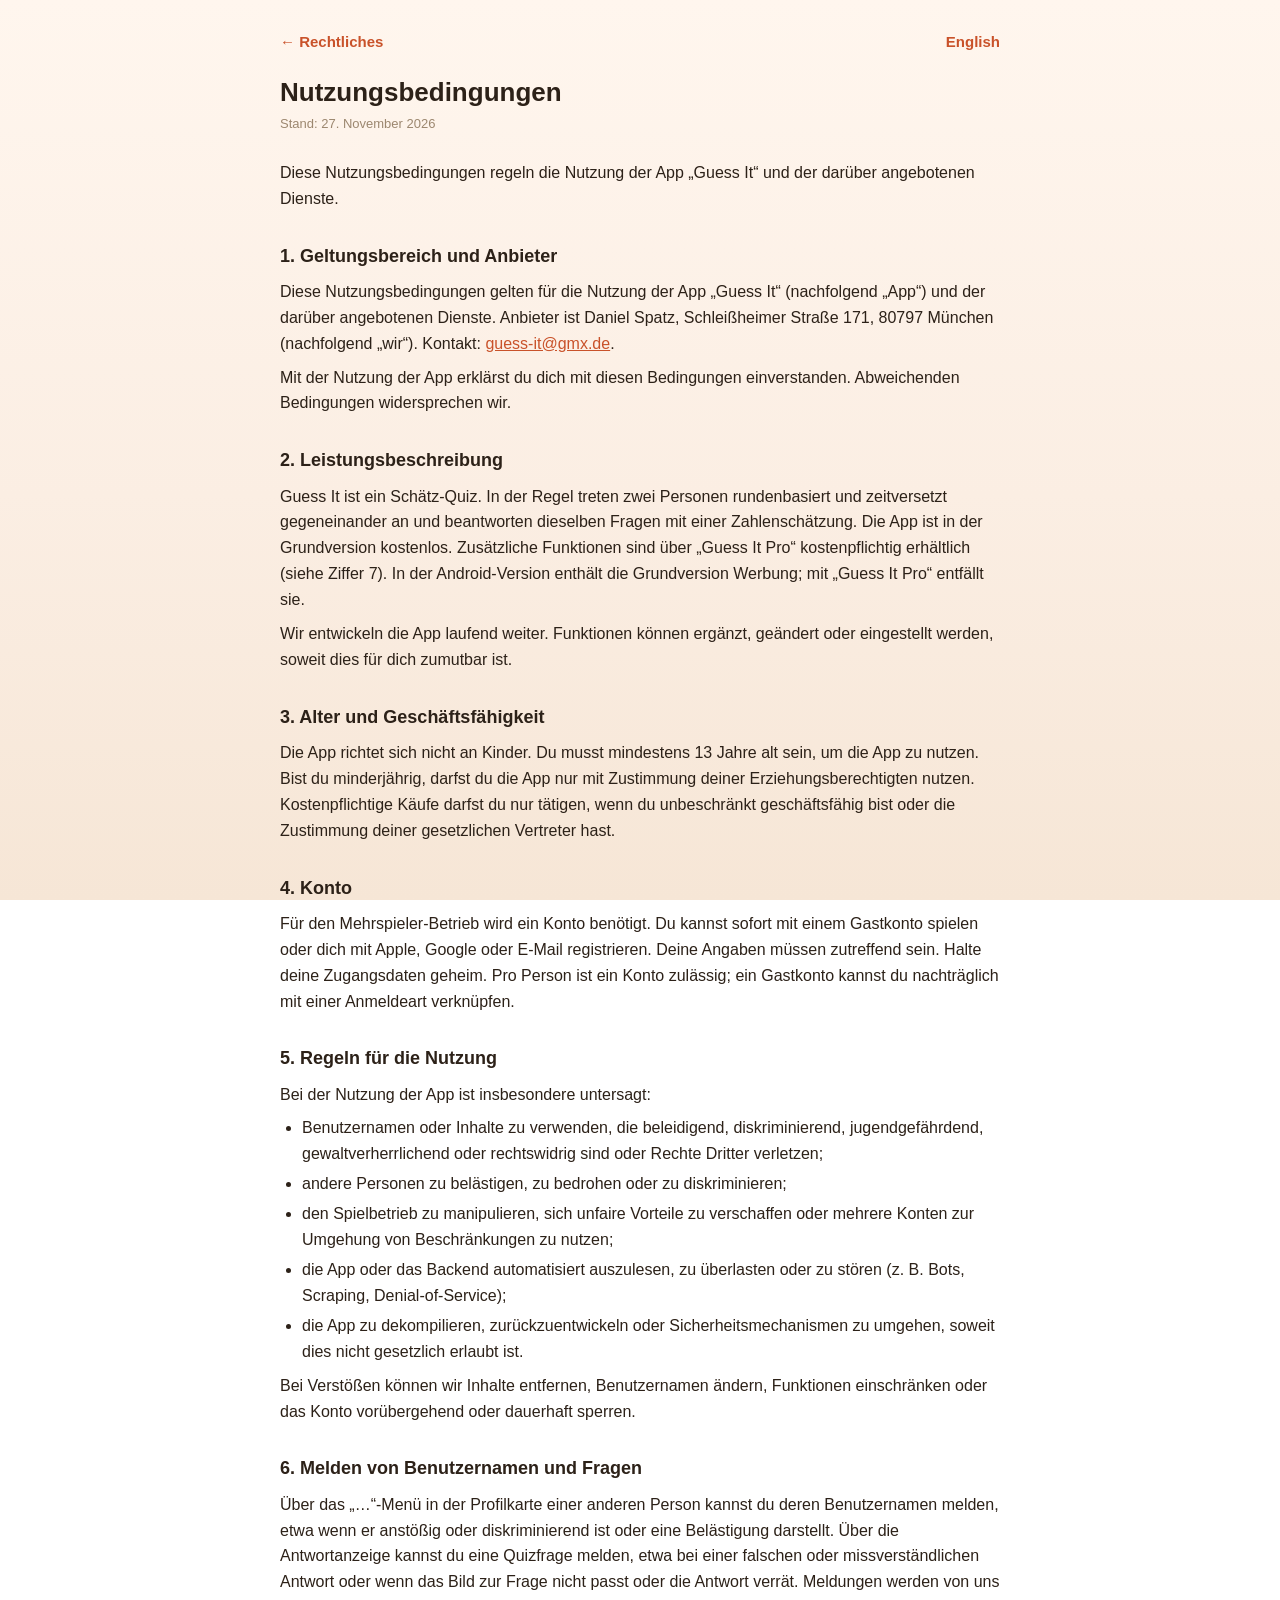
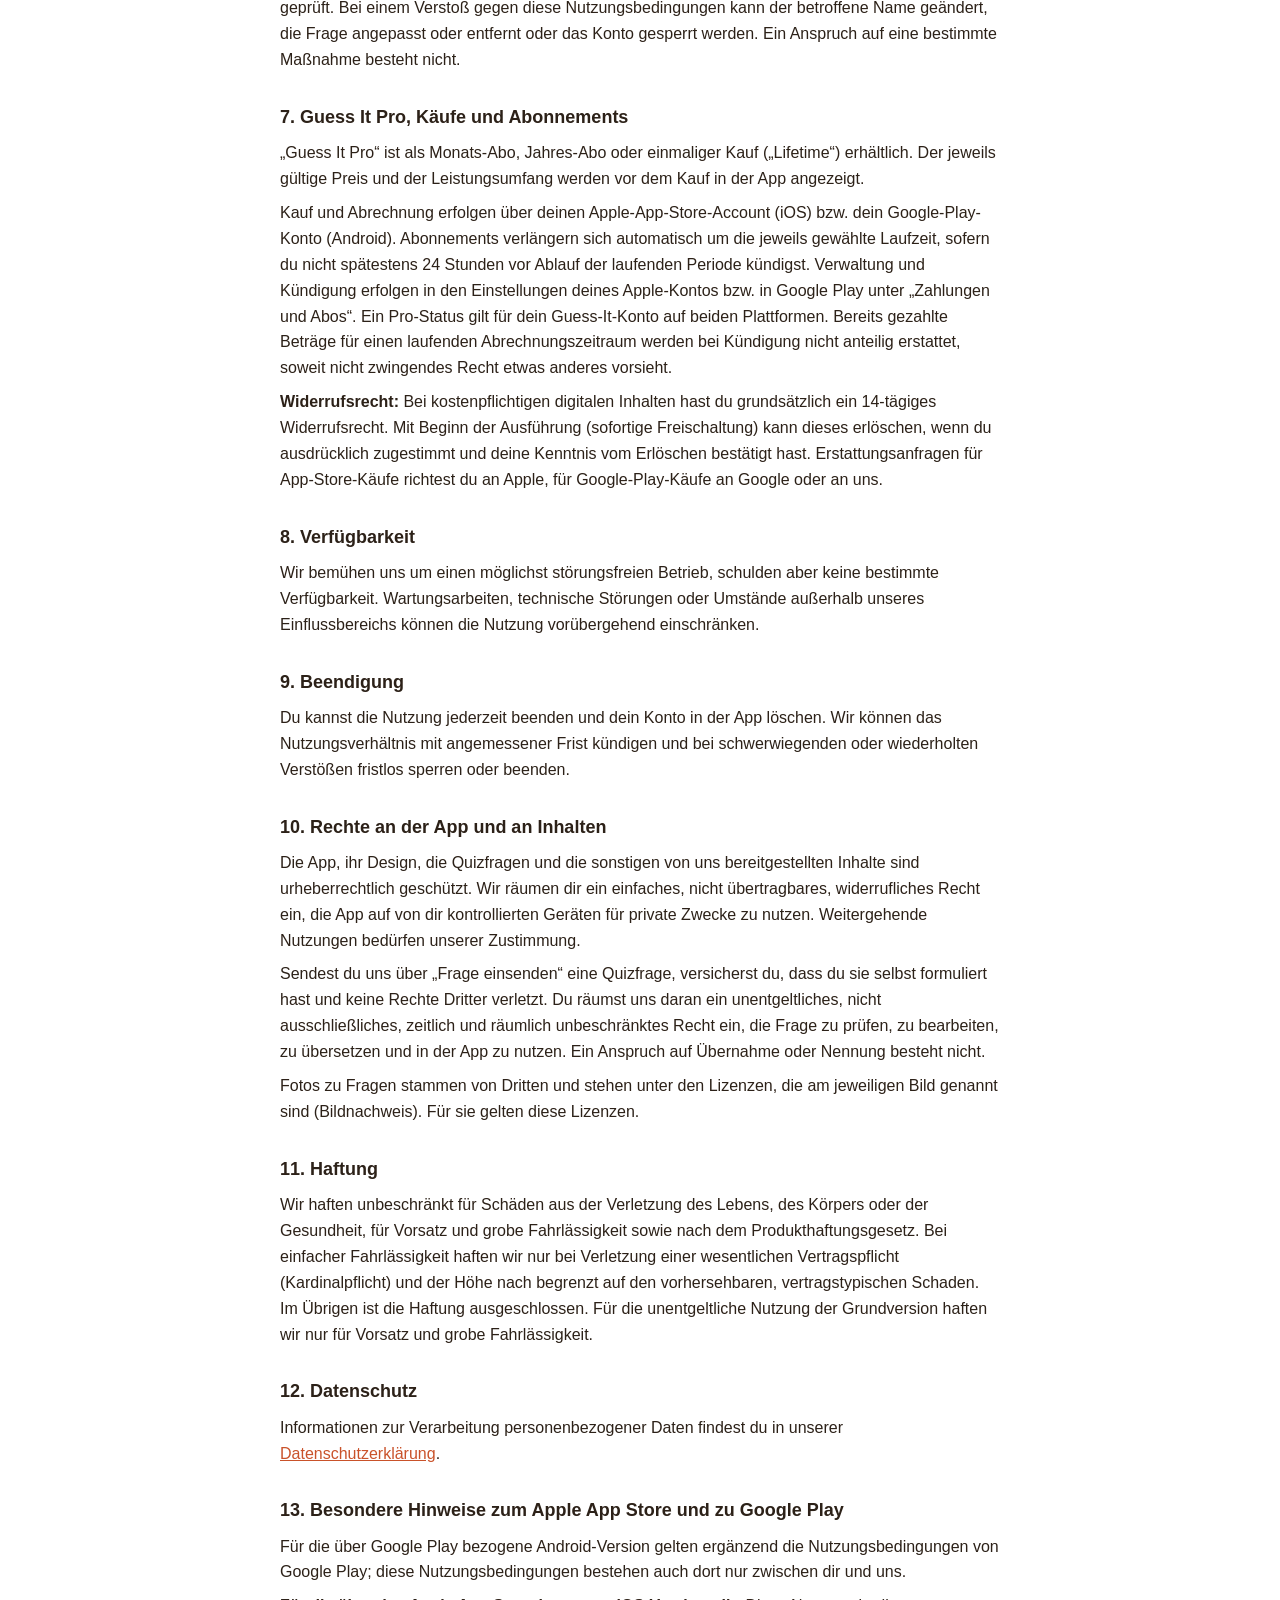
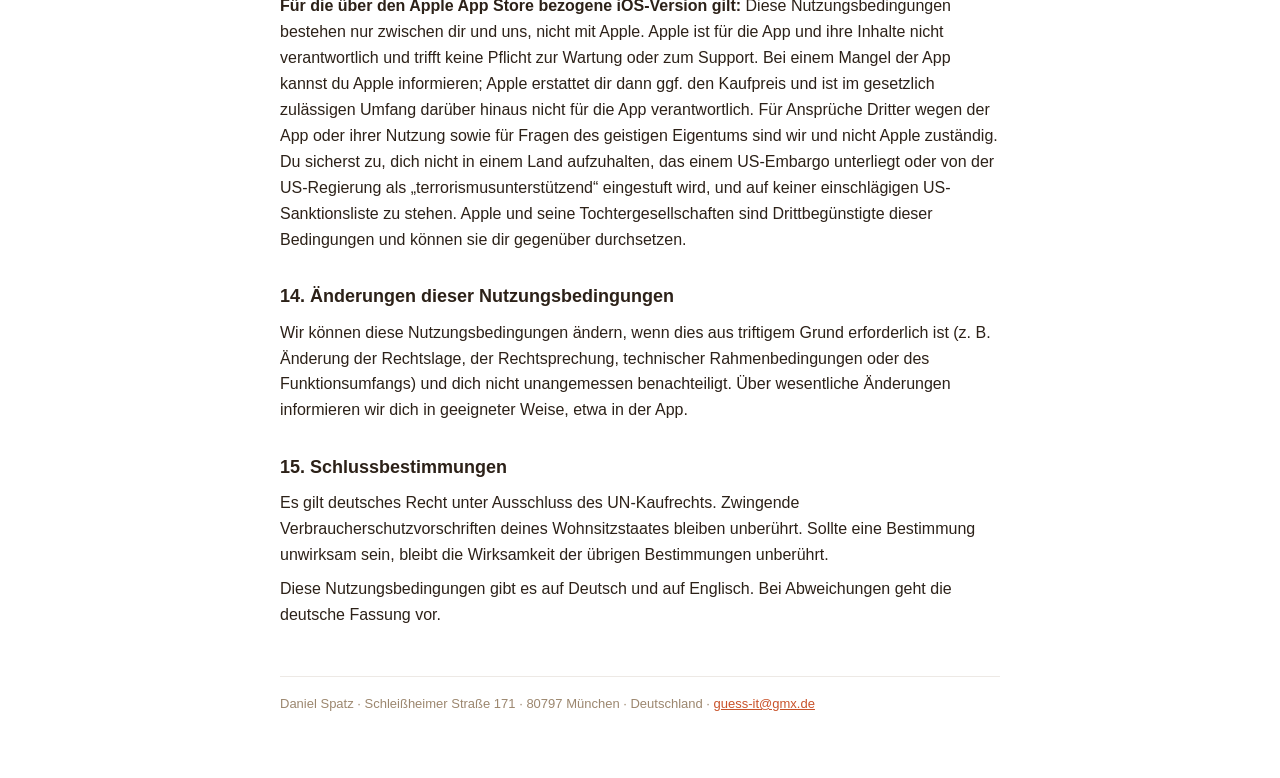
<file: nutzungsbedingungen.html>
<!DOCTYPE html>
<html lang="de">
<head>
<meta charset="utf-8">
<meta name="viewport" content="width=device-width, initial-scale=1">
<meta name="robots" content="noindex">
<title>Guess It – Nutzungsbedingungen</title>
<link rel="stylesheet" href="style.css">
</head>
<body>
<div class="wrap">
  <header>
    <a href="index.html">&larr; Rechtliches</a>
    <a href="terms.html" lang="en" hreflang="en">English</a>
  </header>

  <h1>Nutzungsbedingungen</h1>
  <p class="updated">Stand: 27. November 2026</p>

  <p>Diese Nutzungsbedingungen regeln die Nutzung der App „Guess It“ und der darüber angebotenen Dienste.</p>

  <h2>1. Geltungsbereich und Anbieter</h2>
  <p>Diese Nutzungsbedingungen gelten für die Nutzung der App „Guess It“ (nachfolgend „App“) und der darüber angebotenen Dienste. Anbieter ist Daniel Spatz, Schleißheimer Straße 171, 80797 München (nachfolgend „wir“). Kontakt: <a href="mailto:guess-it@gmx.de">guess-it@gmx.de</a>.</p>
  <p>Mit der Nutzung der App erklärst du dich mit diesen Bedingungen einverstanden. Abweichenden Bedingungen widersprechen wir.</p>

  <h2>2. Leistungsbeschreibung</h2>
  <p>Guess It ist ein Schätz-Quiz. In der Regel treten zwei Personen rundenbasiert und zeitversetzt gegeneinander an und beantworten dieselben Fragen mit einer Zahlenschätzung. Die App ist in der Grundversion kostenlos. Zusätzliche Funktionen sind über „Guess It Pro“ kostenpflichtig erhältlich (siehe Ziffer 7). In der Android-Version enthält die Grundversion Werbung; mit „Guess It Pro“ entfällt sie.</p>
  <p>Wir entwickeln die App laufend weiter. Funktionen können ergänzt, geändert oder eingestellt werden, soweit dies für dich zumutbar ist.</p>

  <h2>3. Alter und Geschäftsfähigkeit</h2>
  <p>Die App richtet sich nicht an Kinder. Du musst mindestens 13 Jahre alt sein, um die App zu nutzen. Bist du minderjährig, darfst du die App nur mit Zustimmung deiner Erziehungsberechtigten nutzen. Kostenpflichtige Käufe darfst du nur tätigen, wenn du unbeschränkt geschäftsfähig bist oder die Zustimmung deiner gesetzlichen Vertreter hast.</p>

  <h2>4. Konto</h2>
  <p>Für den Mehrspieler-Betrieb wird ein Konto benötigt. Du kannst sofort mit einem Gastkonto spielen oder dich mit Apple, Google oder E-Mail registrieren. Deine Angaben müssen zutreffend sein. Halte deine Zugangsdaten geheim. Pro Person ist ein Konto zulässig; ein Gastkonto kannst du nachträglich mit einer Anmeldeart verknüpfen.</p>

  <h2>5. Regeln für die Nutzung</h2>
  <p>Bei der Nutzung der App ist insbesondere untersagt:</p>
  <ul>
    <li>Benutzernamen oder Inhalte zu verwenden, die beleidigend, diskriminierend, jugendgefährdend, gewaltverherrlichend oder rechtswidrig sind oder Rechte Dritter verletzen;</li>
    <li>andere Personen zu belästigen, zu bedrohen oder zu diskriminieren;</li>
    <li>den Spielbetrieb zu manipulieren, sich unfaire Vorteile zu verschaffen oder mehrere Konten zur Umgehung von Beschränkungen zu nutzen;</li>
    <li>die App oder das Backend automatisiert auszulesen, zu überlasten oder zu stören (z.&nbsp;B. Bots, Scraping, Denial-of-Service);</li>
    <li>die App zu dekompilieren, zurückzuentwickeln oder Sicherheitsmechanismen zu umgehen, soweit dies nicht gesetzlich erlaubt ist.</li>
  </ul>
  <p>Bei Verstößen können wir Inhalte entfernen, Benutzernamen ändern, Funktionen einschränken oder das Konto vorübergehend oder dauerhaft sperren.</p>

  <h2>6. Melden von Benutzernamen und Fragen</h2>
  <p>Über das „…“-Menü in der Profilkarte einer anderen Person kannst du deren Benutzernamen melden, etwa wenn er anstößig oder diskriminierend ist oder eine Belästigung darstellt. Über die Antwortanzeige kannst du eine Quizfrage melden, etwa bei einer falschen oder missverständlichen Antwort oder wenn das Bild zur Frage nicht passt oder die Antwort verrät. Meldungen werden von uns geprüft. Bei einem Verstoß gegen diese Nutzungsbedingungen kann der betroffene Name geändert, die Frage angepasst oder entfernt oder das Konto gesperrt werden. Ein Anspruch auf eine bestimmte Maßnahme besteht nicht.</p>

  <h2>7. Guess It Pro, Käufe und Abonnements</h2>
  <p>„Guess It Pro“ ist als Monats-Abo, Jahres-Abo oder einmaliger Kauf („Lifetime“) erhältlich. Der jeweils gültige Preis und der Leistungsumfang werden vor dem Kauf in der App angezeigt.</p>
  <p>Kauf und Abrechnung erfolgen über deinen Apple-App-Store-Account (iOS) bzw. dein Google-Play-Konto (Android). Abonnements verlängern sich automatisch um die jeweils gewählte Laufzeit, sofern du nicht spätestens 24 Stunden vor Ablauf der laufenden Periode kündigst. Verwaltung und Kündigung erfolgen in den Einstellungen deines Apple-Kontos bzw. in Google Play unter „Zahlungen und Abos“. Ein Pro-Status gilt für dein Guess-It-Konto auf beiden Plattformen. Bereits gezahlte Beträge für einen laufenden Abrechnungszeitraum werden bei Kündigung nicht anteilig erstattet, soweit nicht zwingendes Recht etwas anderes vorsieht.</p>
  <p><strong>Widerrufsrecht:</strong> Bei kostenpflichtigen digitalen Inhalten hast du grundsätzlich ein 14-tägiges Widerrufsrecht. Mit Beginn der Ausführung (sofortige Freischaltung) kann dieses erlöschen, wenn du ausdrücklich zugestimmt und deine Kenntnis vom Erlöschen bestätigt hast. Erstattungsanfragen für App-Store-Käufe richtest du an Apple, für Google-Play-Käufe an Google oder an uns.</p>

  <h2>8. Verfügbarkeit</h2>
  <p>Wir bemühen uns um einen möglichst störungsfreien Betrieb, schulden aber keine bestimmte Verfügbarkeit. Wartungsarbeiten, technische Störungen oder Umstände außerhalb unseres Einflussbereichs können die Nutzung vorübergehend einschränken.</p>

  <h2>9. Beendigung</h2>
  <p>Du kannst die Nutzung jederzeit beenden und dein Konto in der App löschen. Wir können das Nutzungsverhältnis mit angemessener Frist kündigen und bei schwerwiegenden oder wiederholten Verstößen fristlos sperren oder beenden.</p>

  <h2>10. Rechte an der App und an Inhalten</h2>
  <p>Die App, ihr Design, die Quizfragen und die sonstigen von uns bereitgestellten Inhalte sind urheberrechtlich geschützt. Wir räumen dir ein einfaches, nicht übertragbares, widerrufliches Recht ein, die App auf von dir kontrollierten Geräten für private Zwecke zu nutzen. Weitergehende Nutzungen bedürfen unserer Zustimmung.</p>
  <p>Sendest du uns über „Frage einsenden“ eine Quizfrage, versicherst du, dass du sie selbst formuliert hast und keine Rechte Dritter verletzt. Du räumst uns daran ein unentgeltliches, nicht ausschließliches, zeitlich und räumlich unbeschränktes Recht ein, die Frage zu prüfen, zu bearbeiten, zu übersetzen und in der App zu nutzen. Ein Anspruch auf Übernahme oder Nennung besteht nicht.</p>
  <p>Fotos zu Fragen stammen von Dritten und stehen unter den Lizenzen, die am jeweiligen Bild genannt sind (Bildnachweis). Für sie gelten diese Lizenzen.</p>

  <h2>11. Haftung</h2>
  <p>Wir haften unbeschränkt für Schäden aus der Verletzung des Lebens, des Körpers oder der Gesundheit, für Vorsatz und grobe Fahrlässigkeit sowie nach dem Produkthaftungsgesetz. Bei einfacher Fahrlässigkeit haften wir nur bei Verletzung einer wesentlichen Vertragspflicht (Kardinalpflicht) und der Höhe nach begrenzt auf den vorhersehbaren, vertragstypischen Schaden. Im Übrigen ist die Haftung ausgeschlossen. Für die unentgeltliche Nutzung der Grundversion haften wir nur für Vorsatz und grobe Fahrlässigkeit.</p>

  <h2>12. Datenschutz</h2>
  <p>Informationen zur Verarbeitung personenbezogener Daten findest du in unserer <a href="datenschutz.html">Datenschutzerklärung</a>.</p>

  <h2>13. Besondere Hinweise zum Apple App Store und zu Google Play</h2>
  <p>Für die über Google Play bezogene Android-Version gelten ergänzend die Nutzungsbedingungen von Google Play; diese Nutzungsbedingungen bestehen auch dort nur zwischen dir und uns.</p>
  <p><strong>Für die über den Apple App Store bezogene iOS-Version gilt:</strong> Diese Nutzungsbedingungen bestehen nur zwischen dir und uns, nicht mit Apple. Apple ist für die App und ihre Inhalte nicht verantwortlich und trifft keine Pflicht zur Wartung oder zum Support. Bei einem Mangel der App kannst du Apple informieren; Apple erstattet dir dann ggf. den Kaufpreis und ist im gesetzlich zulässigen Umfang darüber hinaus nicht für die App verantwortlich. Für Ansprüche Dritter wegen der App oder ihrer Nutzung sowie für Fragen des geistigen Eigentums sind wir und nicht Apple zuständig. Du sicherst zu, dich nicht in einem Land aufzuhalten, das einem US-Embargo unterliegt oder von der US-Regierung als „terrorismusunterstützend“ eingestuft wird, und auf keiner einschlägigen US-Sanktionsliste zu stehen. Apple und seine Tochtergesellschaften sind Drittbegünstigte dieser Bedingungen und können sie dir gegenüber durchsetzen.</p>

  <h2>14. Änderungen dieser Nutzungsbedingungen</h2>
  <p>Wir können diese Nutzungsbedingungen ändern, wenn dies aus triftigem Grund erforderlich ist (z.&nbsp;B. Änderung der Rechtslage, der Rechtsprechung, technischer Rahmenbedingungen oder des Funktionsumfangs) und dich nicht unangemessen benachteiligt. Über wesentliche Änderungen informieren wir dich in geeigneter Weise, etwa in der App.</p>

  <h2>15. Schlussbestimmungen</h2>
  <p>Es gilt deutsches Recht unter Ausschluss des UN-Kaufrechts. Zwingende Verbraucherschutzvorschriften deines Wohnsitzstaates bleiben unberührt. Sollte eine Bestimmung unwirksam sein, bleibt die Wirksamkeit der übrigen Bestimmungen unberührt.</p>
  <p>Diese Nutzungsbedingungen gibt es auf Deutsch und auf Englisch. Bei Abweichungen geht die deutsche Fassung vor.</p>

  <footer>
    Daniel Spatz · Schleißheimer Straße 171 · 80797 München · Deutschland ·
    <a href="mailto:guess-it@gmx.de">guess-it@gmx.de</a>
  </footer>
</div>
</body>
</html>
</file>
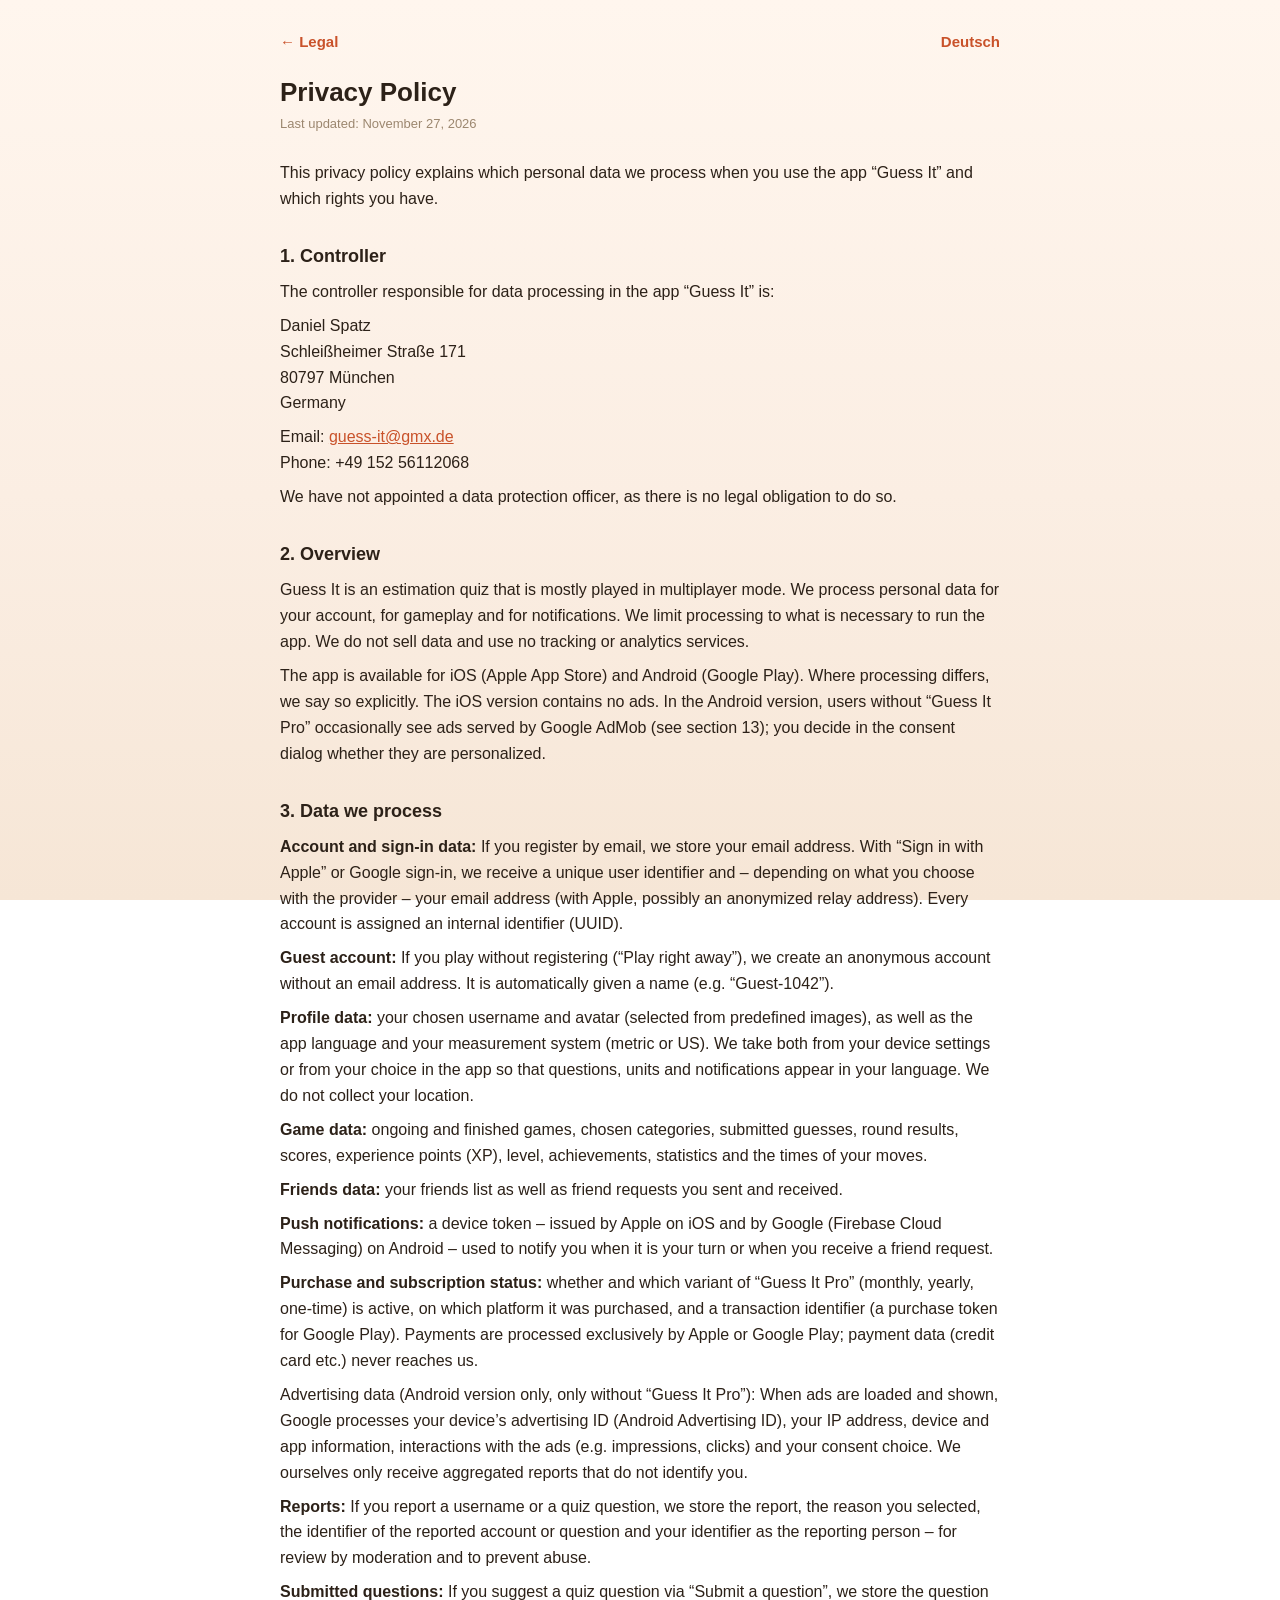
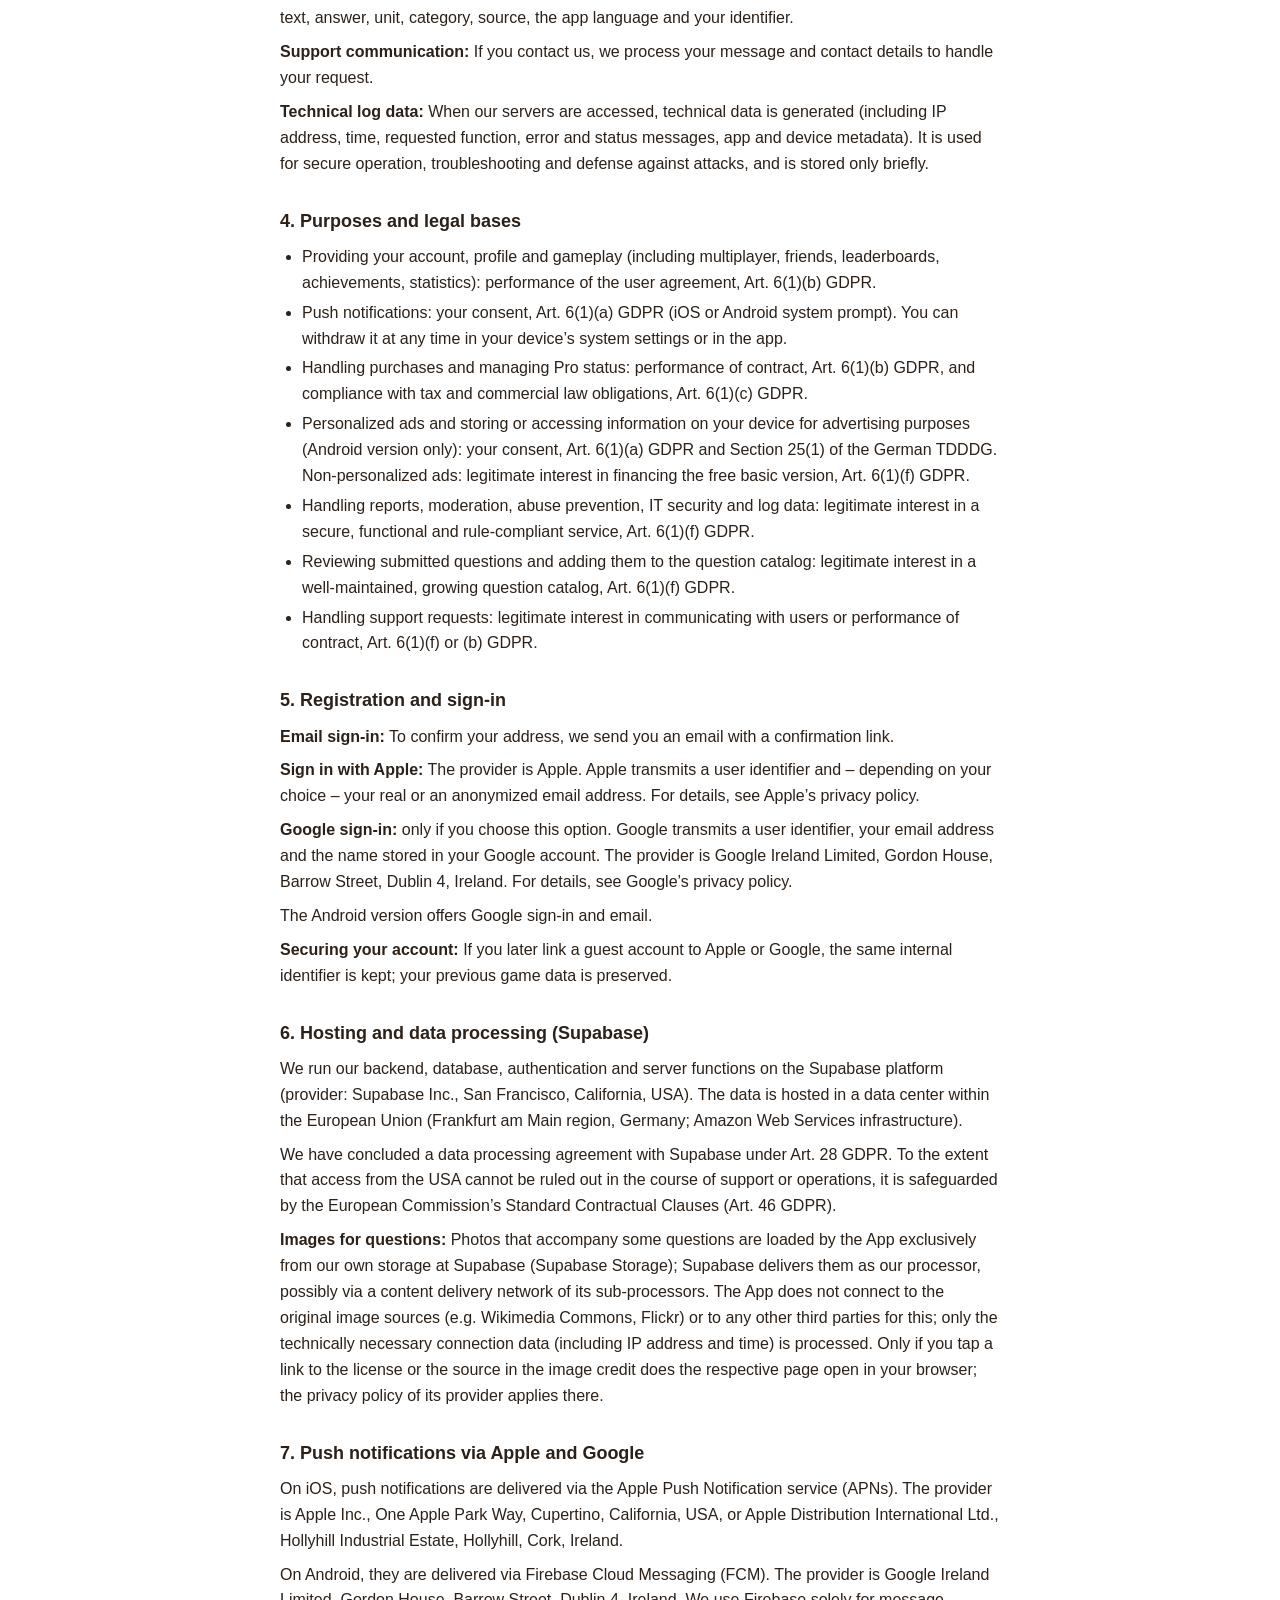
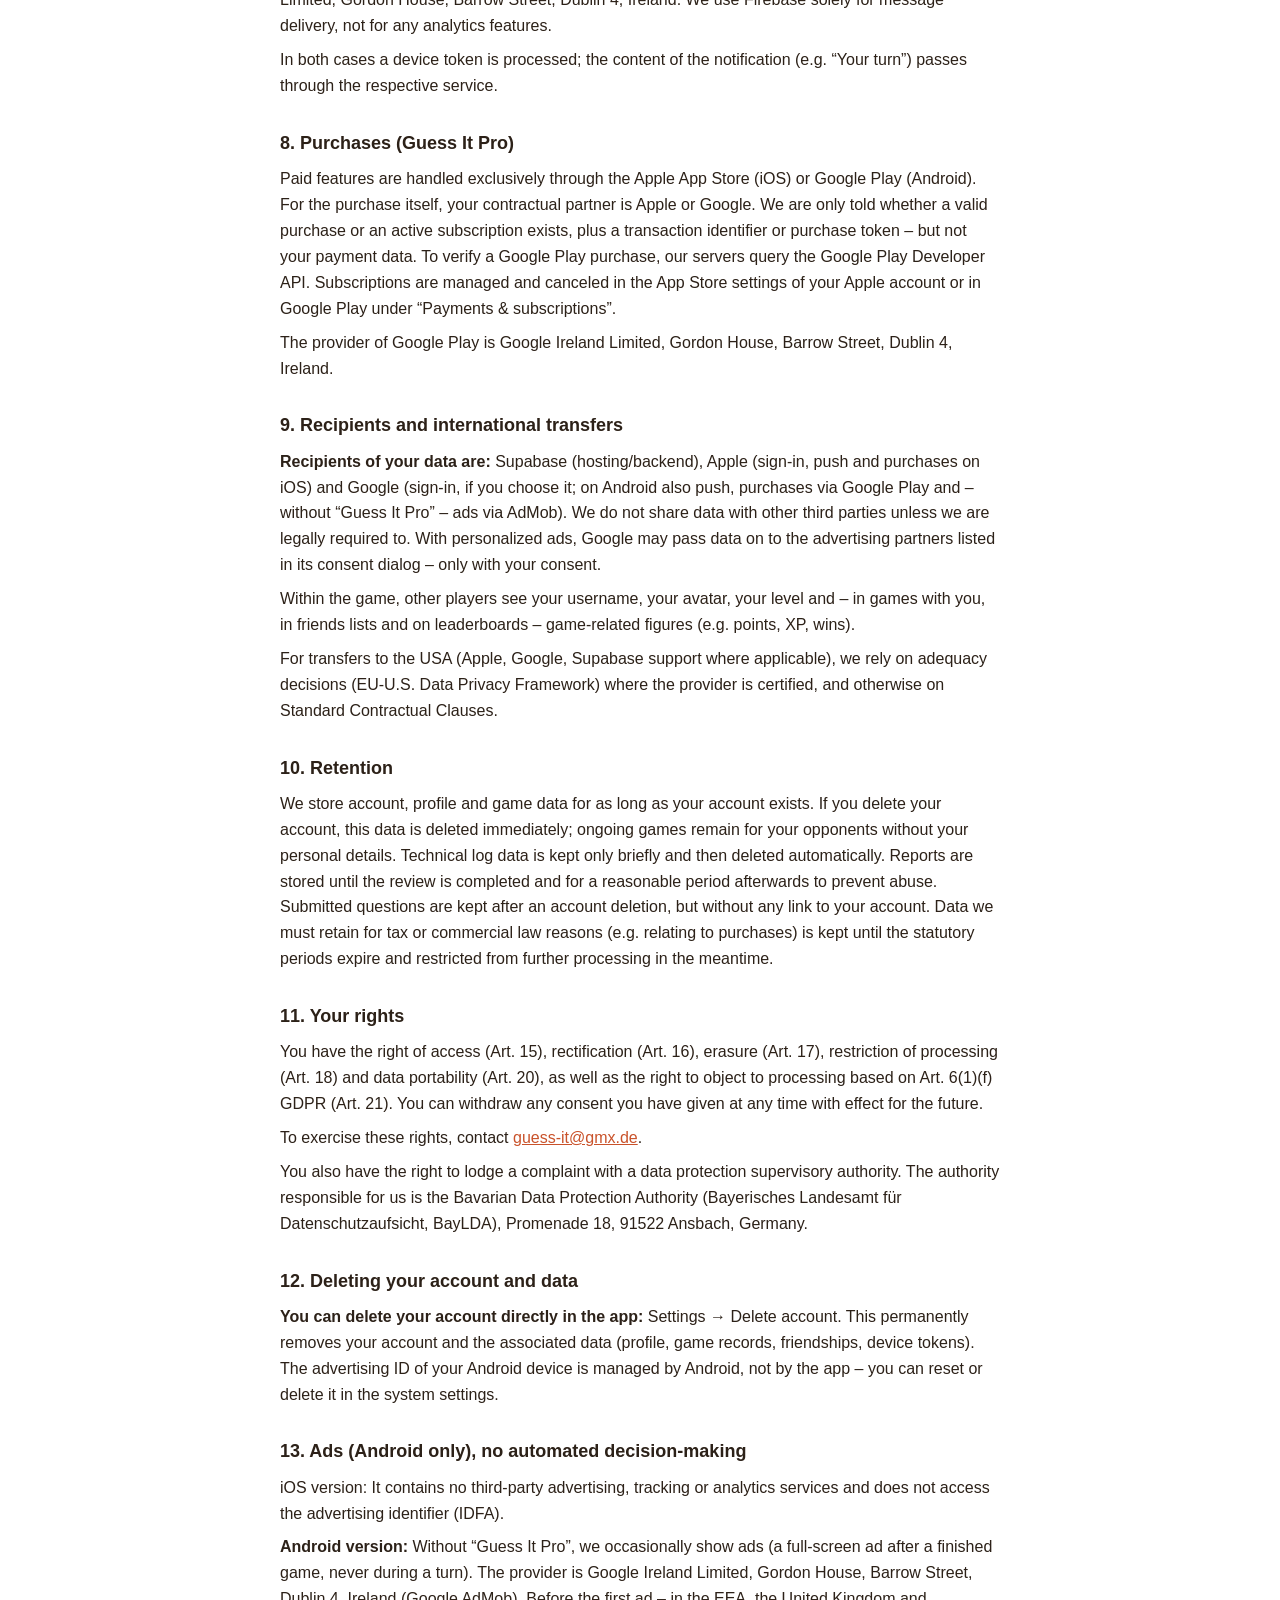
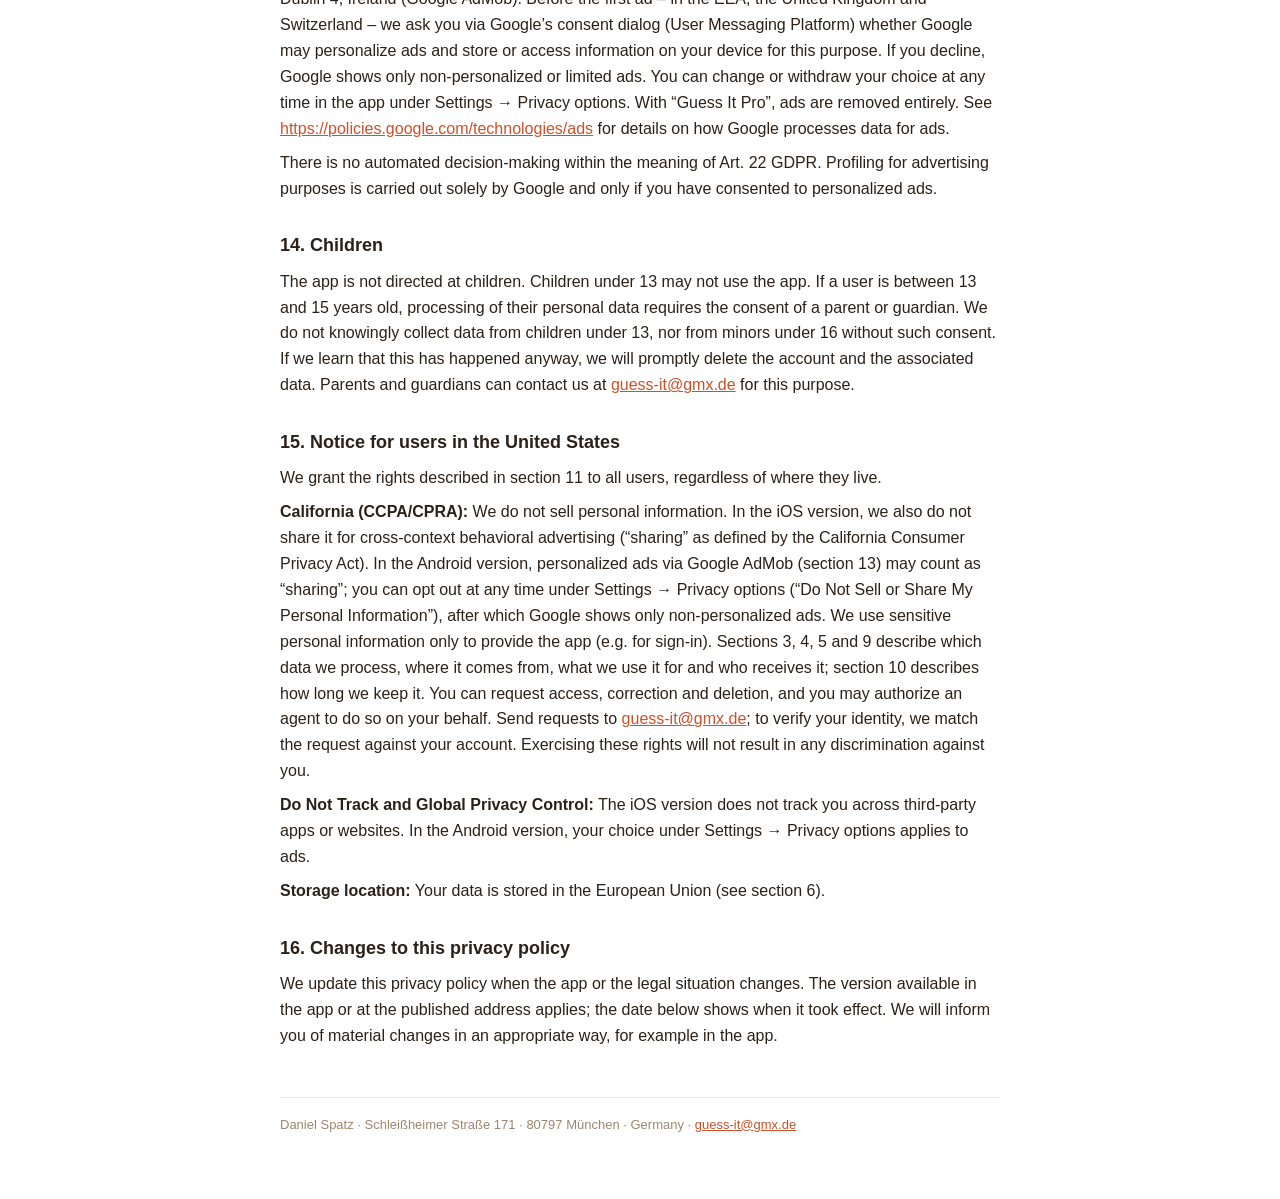
<file: privacy.html>
<!DOCTYPE html>
<html lang="en">
<head>
<meta charset="utf-8">
<meta name="viewport" content="width=device-width, initial-scale=1">
<meta name="robots" content="noindex">
<title>Guess It – Privacy Policy</title>
<link rel="stylesheet" href="style.css">
</head>
<body>
<div class="wrap">
  <header>
    <a href="index.html">&larr; Legal</a>
    <a href="datenschutz.html" lang="de" hreflang="de">Deutsch</a>
  </header>

  <h1>Privacy Policy</h1>
  <p class="updated">Last updated: November 27, 2026</p>

  <p>This privacy policy explains which personal data we process when you use the app “Guess It” and which rights you have.</p>

  <h2>1. Controller</h2>
  <p>The controller responsible for data processing in the app “Guess It” is:</p>
  <p>Daniel Spatz<br>
  Schleißheimer Straße 171<br>
  80797 München<br>
  Germany</p>
  <p>Email: <a href="mailto:guess-it@gmx.de">guess-it@gmx.de</a><br>
  Phone: +49 152 56112068</p>
  <p>We have not appointed a data protection officer, as there is no legal obligation to do so.</p>

  <h2>2. Overview</h2>
  <p>Guess It is an estimation quiz that is mostly played in multiplayer mode. We process personal data for your account, for gameplay and for notifications. We limit processing to what is necessary to run the app. We do not sell data and use no tracking or analytics services.</p>
  <p>The app is available for iOS (Apple App Store) and Android (Google Play). Where processing differs, we say so explicitly. The iOS version contains no ads. In the Android version, users without “Guess It Pro” occasionally see ads served by Google AdMob (see section 13); you decide in the consent dialog whether they are personalized.</p>

  <h2>3. Data we process</h2>
  <p><strong>Account and sign-in data:</strong> If you register by email, we store your email address. With “Sign in with Apple” or Google sign-in, we receive a unique user identifier and – depending on what you choose with the provider – your email address (with Apple, possibly an anonymized relay address). Every account is assigned an internal identifier (UUID).</p>
  <p><strong>Guest account:</strong> If you play without registering (“Play right away”), we create an anonymous account without an email address. It is automatically given a name (e.g.&nbsp;“Guest-1042”).</p>
  <p><strong>Profile data:</strong> your chosen username and avatar (selected from predefined images), as well as the app language and your measurement system (metric or US). We take both from your device settings or from your choice in the app so that questions, units and notifications appear in your language. We do not collect your location.</p>
  <p><strong>Game data:</strong> ongoing and finished games, chosen categories, submitted guesses, round results, scores, experience points (XP), level, achievements, statistics and the times of your moves.</p>
  <p><strong>Friends data:</strong> your friends list as well as friend requests you sent and received.</p>
  <p><strong>Push notifications:</strong> a device token – issued by Apple on iOS and by Google (Firebase Cloud Messaging) on Android – used to notify you when it is your turn or when you receive a friend request.</p>
  <p><strong>Purchase and subscription status:</strong> whether and which variant of “Guess It Pro” (monthly, yearly, one-time) is active, on which platform it was purchased, and a transaction identifier (a purchase token for Google Play). Payments are processed exclusively by Apple or Google Play; payment data (credit card etc.) never reaches us.</p>
  <p>Advertising data (Android version only, only without “Guess It Pro”): When ads are loaded and shown, Google processes your device’s advertising ID (Android Advertising ID), your IP address, device and app information, interactions with the ads (e.g.&nbsp;impressions, clicks) and your consent choice. We ourselves only receive aggregated reports that do not identify you.</p>
  <p><strong>Reports:</strong> If you report a username or a quiz question, we store the report, the reason you selected, the identifier of the reported account or question and your identifier as the reporting person – for review by moderation and to prevent abuse.</p>
  <p><strong>Submitted questions:</strong> If you suggest a quiz question via “Submit a question”, we store the question text, answer, unit, category, source, the app language and your identifier.</p>
  <p><strong>Support communication:</strong> If you contact us, we process your message and contact details to handle your request.</p>
  <p><strong>Technical log data:</strong> When our servers are accessed, technical data is generated (including IP address, time, requested function, error and status messages, app and device metadata). It is used for secure operation, troubleshooting and defense against attacks, and is stored only briefly.</p>

  <h2>4. Purposes and legal bases</h2>
  <ul>
    <li>Providing your account, profile and gameplay (including multiplayer, friends, leaderboards, achievements, statistics): performance of the user agreement, Art. 6(1)(b) GDPR.</li>
    <li>Push notifications: your consent, Art. 6(1)(a) GDPR (iOS or Android system prompt). You can withdraw it at any time in your device’s system settings or in the app.</li>
    <li>Handling purchases and managing Pro status: performance of contract, Art. 6(1)(b) GDPR, and compliance with tax and commercial law obligations, Art. 6(1)(c) GDPR.</li>
    <li>Personalized ads and storing or accessing information on your device for advertising purposes (Android version only): your consent, Art. 6(1)(a) GDPR and Section 25(1) of the German TDDDG. Non-personalized ads: legitimate interest in financing the free basic version, Art. 6(1)(f) GDPR.</li>
    <li>Handling reports, moderation, abuse prevention, IT security and log data: legitimate interest in a secure, functional and rule-compliant service, Art. 6(1)(f) GDPR.</li>
    <li>Reviewing submitted questions and adding them to the question catalog: legitimate interest in a well-maintained, growing question catalog, Art. 6(1)(f) GDPR.</li>
    <li>Handling support requests: legitimate interest in communicating with users or performance of contract, Art. 6(1)(f) or (b) GDPR.</li>
  </ul>

  <h2>5. Registration and sign-in</h2>
  <p><strong>Email sign-in:</strong> To confirm your address, we send you an email with a confirmation link.</p>
  <p><strong>Sign in with Apple:</strong> The provider is Apple. Apple transmits a user identifier and – depending on your choice – your real or an anonymized email address. For details, see Apple’s privacy policy.</p>
  <p><strong>Google sign-in:</strong> only if you choose this option. Google transmits a user identifier, your email address and the name stored in your Google account. The provider is Google Ireland Limited, Gordon House, Barrow Street, Dublin 4, Ireland. For details, see Google’s privacy policy.</p>
  <p>The Android version offers Google sign-in and email.</p>
  <p><strong>Securing your account:</strong> If you later link a guest account to Apple or Google, the same internal identifier is kept; your previous game data is preserved.</p>

  <h2>6. Hosting and data processing (Supabase)</h2>
  <p>We run our backend, database, authentication and server functions on the Supabase platform (provider: Supabase Inc., San Francisco, California, USA). The data is hosted in a data center within the European Union (Frankfurt am Main region, Germany; Amazon Web Services infrastructure).</p>
  <p>We have concluded a data processing agreement with Supabase under Art. 28 GDPR. To the extent that access from the USA cannot be ruled out in the course of support or operations, it is safeguarded by the European Commission’s Standard Contractual Clauses (Art. 46 GDPR).</p>
  <p><strong>Images for questions:</strong> Photos that accompany some questions are loaded by the App exclusively from our own storage at Supabase (Supabase Storage); Supabase delivers them as our processor, possibly via a content delivery network of its sub-processors. The App does not connect to the original image sources (e.g.&nbsp;Wikimedia Commons, Flickr) or to any other third parties for this; only the technically necessary connection data (including IP address and time) is processed. Only if you tap a link to the license or the source in the image credit does the respective page open in your browser; the privacy policy of its provider applies there.</p>

  <h2>7. Push notifications via Apple and Google</h2>
  <p>On iOS, push notifications are delivered via the Apple Push Notification service (APNs). The provider is Apple Inc., One Apple Park Way, Cupertino, California, USA, or Apple Distribution International Ltd., Hollyhill Industrial Estate, Hollyhill, Cork, Ireland.</p>
  <p>On Android, they are delivered via Firebase Cloud Messaging (FCM). The provider is Google Ireland Limited, Gordon House, Barrow Street, Dublin 4, Ireland. We use Firebase solely for message delivery, not for any analytics features.</p>
  <p>In both cases a device token is processed; the content of the notification (e.g.&nbsp;“Your turn”) passes through the respective service.</p>

  <h2>8. Purchases (Guess It Pro)</h2>
  <p>Paid features are handled exclusively through the Apple App Store (iOS) or Google Play (Android). For the purchase itself, your contractual partner is Apple or Google. We are only told whether a valid purchase or an active subscription exists, plus a transaction identifier or purchase token – but not your payment data. To verify a Google Play purchase, our servers query the Google Play Developer API. Subscriptions are managed and canceled in the App Store settings of your Apple account or in Google Play under “Payments &amp; subscriptions”.</p>
  <p>The provider of Google Play is Google Ireland Limited, Gordon House, Barrow Street, Dublin 4, Ireland.</p>

  <h2>9. Recipients and international transfers</h2>
  <p><strong>Recipients of your data are:</strong> Supabase (hosting/backend), Apple (sign-in, push and purchases on iOS) and Google (sign-in, if you choose it; on Android also push, purchases via Google Play and – without “Guess It Pro” – ads via AdMob). We do not share data with other third parties unless we are legally required to. With personalized ads, Google may pass data on to the advertising partners listed in its consent dialog – only with your consent.</p>
  <p>Within the game, other players see your username, your avatar, your level and – in games with you, in friends lists and on leaderboards – game-related figures (e.g.&nbsp;points, XP, wins).</p>
  <p>For transfers to the USA (Apple, Google, Supabase support where applicable), we rely on adequacy decisions (EU-U.S. Data Privacy Framework) where the provider is certified, and otherwise on Standard Contractual Clauses.</p>

  <h2>10. Retention</h2>
  <p>We store account, profile and game data for as long as your account exists. If you delete your account, this data is deleted immediately; ongoing games remain for your opponents without your personal details. Technical log data is kept only briefly and then deleted automatically. Reports are stored until the review is completed and for a reasonable period afterwards to prevent abuse. Submitted questions are kept after an account deletion, but without any link to your account. Data we must retain for tax or commercial law reasons (e.g.&nbsp;relating to purchases) is kept until the statutory periods expire and restricted from further processing in the meantime.</p>

  <h2>11. Your rights</h2>
  <p>You have the right of access (Art. 15), rectification (Art. 16), erasure (Art. 17), restriction of processing (Art. 18) and data portability (Art. 20), as well as the right to object to processing based on Art. 6(1)(f) GDPR (Art. 21). You can withdraw any consent you have given at any time with effect for the future.</p>
  <p>To exercise these rights, contact <a href="mailto:guess-it@gmx.de">guess-it@gmx.de</a>.</p>
  <p>You also have the right to lodge a complaint with a data protection supervisory authority. The authority responsible for us is the Bavarian Data Protection Authority (Bayerisches Landesamt für Datenschutzaufsicht, BayLDA), Promenade 18, 91522 Ansbach, Germany.</p>

  <h2>12. Deleting your account and data</h2>
  <p><strong>You can delete your account directly in the app:</strong> Settings → Delete account. This permanently removes your account and the associated data (profile, game records, friendships, device tokens). The advertising ID of your Android device is managed by Android, not by the app – you can reset or delete it in the system settings.</p>

  <h2>13. Ads (Android only), no automated decision-making</h2>
  <p>iOS version: It contains no third-party advertising, tracking or analytics services and does not access the advertising identifier (IDFA).</p>
  <p><strong>Android version:</strong> Without “Guess It Pro”, we occasionally show ads (a full-screen ad after a finished game, never during a turn). The provider is Google Ireland Limited, Gordon House, Barrow Street, Dublin 4, Ireland (Google AdMob). Before the first ad – in the EEA, the United Kingdom and Switzerland – we ask you via Google’s consent dialog (User Messaging Platform) whether Google may personalize ads and store or access information on your device for this purpose. If you decline, Google shows only non-personalized or limited ads. You can change or withdraw your choice at any time in the app under Settings → Privacy options. With “Guess It Pro”, ads are removed entirely. See <a href="https://policies.google.com/technologies/ads">https://policies.google.com/technologies/ads</a> for details on how Google processes data for ads.</p>
  <p>There is no automated decision-making within the meaning of Art. 22 GDPR. Profiling for advertising purposes is carried out solely by Google and only if you have consented to personalized ads.</p>

  <h2>14. Children</h2>
  <p>The app is not directed at children. Children under 13 may not use the app. If a user is between 13 and 15 years old, processing of their personal data requires the consent of a parent or guardian. We do not knowingly collect data from children under 13, nor from minors under 16 without such consent. If we learn that this has happened anyway, we will promptly delete the account and the associated data. Parents and guardians can contact us at <a href="mailto:guess-it@gmx.de">guess-it@gmx.de</a> for this purpose.</p>

  <h2>15. Notice for users in the United States</h2>
  <p>We grant the rights described in section 11 to all users, regardless of where they live.</p>
  <p><strong>California (CCPA/CPRA):</strong> We do not sell personal information. In the iOS version, we also do not share it for cross-context behavioral advertising (“sharing” as defined by the California Consumer Privacy Act). In the Android version, personalized ads via Google AdMob (section 13) may count as “sharing”; you can opt out at any time under Settings → Privacy options (“Do Not Sell or Share My Personal Information”), after which Google shows only non-personalized ads. We use sensitive personal information only to provide the app (e.g.&nbsp;for sign-in). Sections 3, 4, 5 and 9 describe which data we process, where it comes from, what we use it for and who receives it; section 10 describes how long we keep it. You can request access, correction and deletion, and you may authorize an agent to do so on your behalf. Send requests to <a href="mailto:guess-it@gmx.de">guess-it@gmx.de</a>; to verify your identity, we match the request against your account. Exercising these rights will not result in any discrimination against you.</p>
  <p><strong>Do Not Track and Global Privacy Control:</strong> The iOS version does not track you across third-party apps or websites. In the Android version, your choice under Settings → Privacy options applies to ads.</p>
  <p><strong>Storage location:</strong> Your data is stored in the European Union (see section 6).</p>

  <h2>16. Changes to this privacy policy</h2>
  <p>We update this privacy policy when the app or the legal situation changes. The version available in the app or at the published address applies; the date below shows when it took effect. We will inform you of material changes in an appropriate way, for example in the app.</p>

  <footer>
    Daniel Spatz · Schleißheimer Straße 171 · 80797 München · Germany ·
    <a href="mailto:guess-it@gmx.de">guess-it@gmx.de</a>
  </footer>
</div>
</body>
</html>
</file>
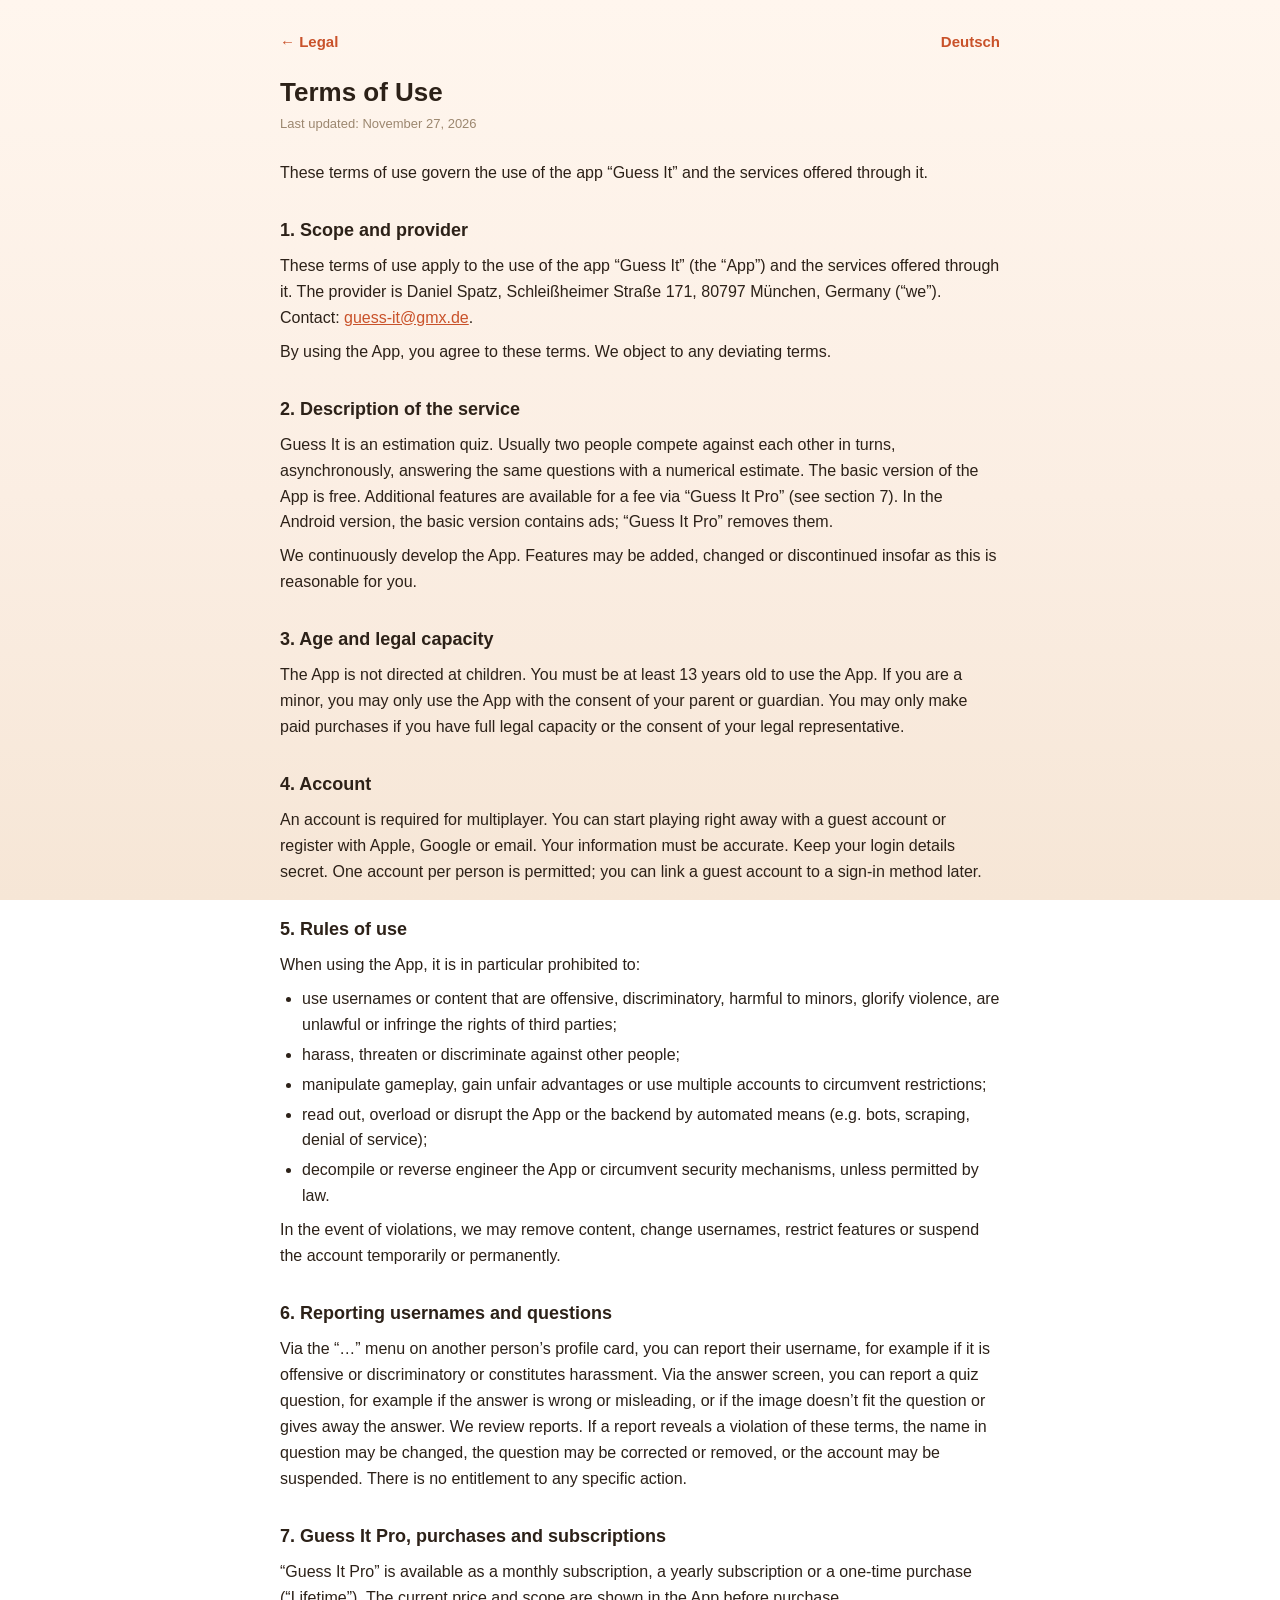
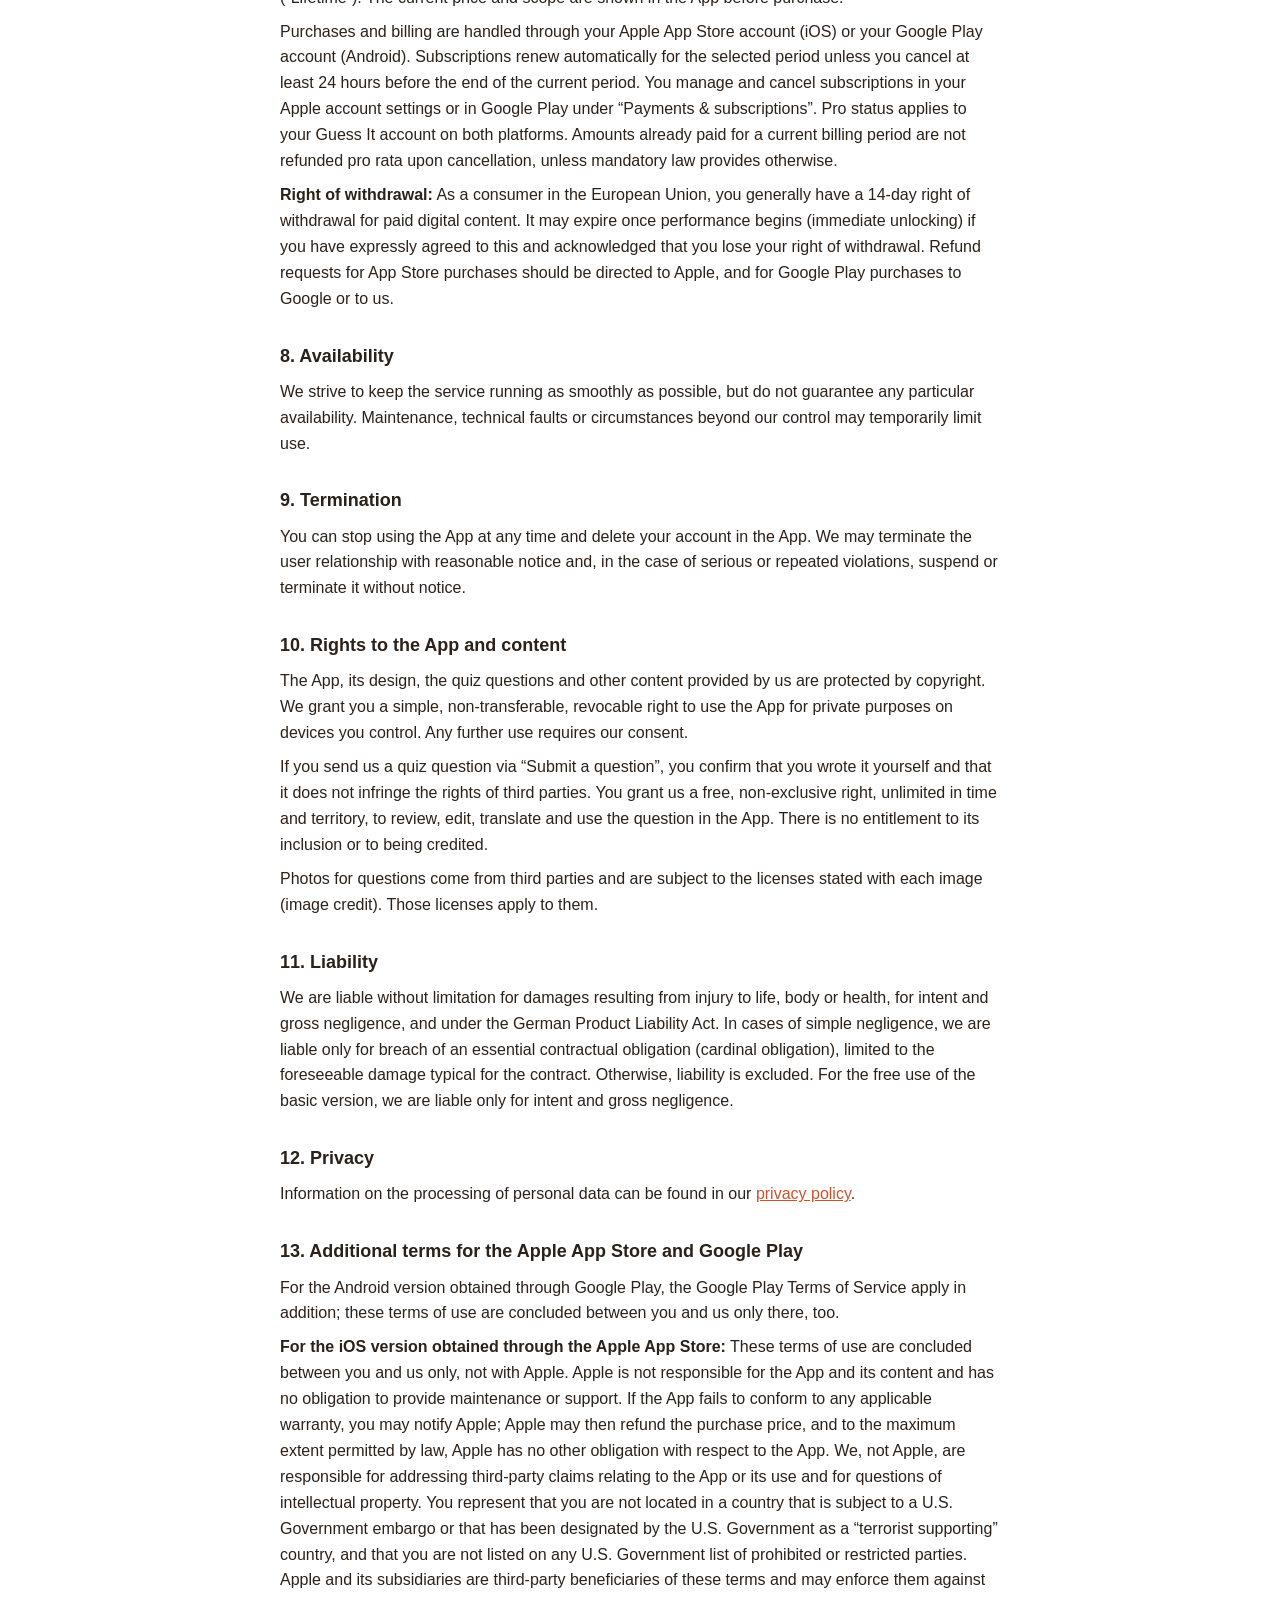
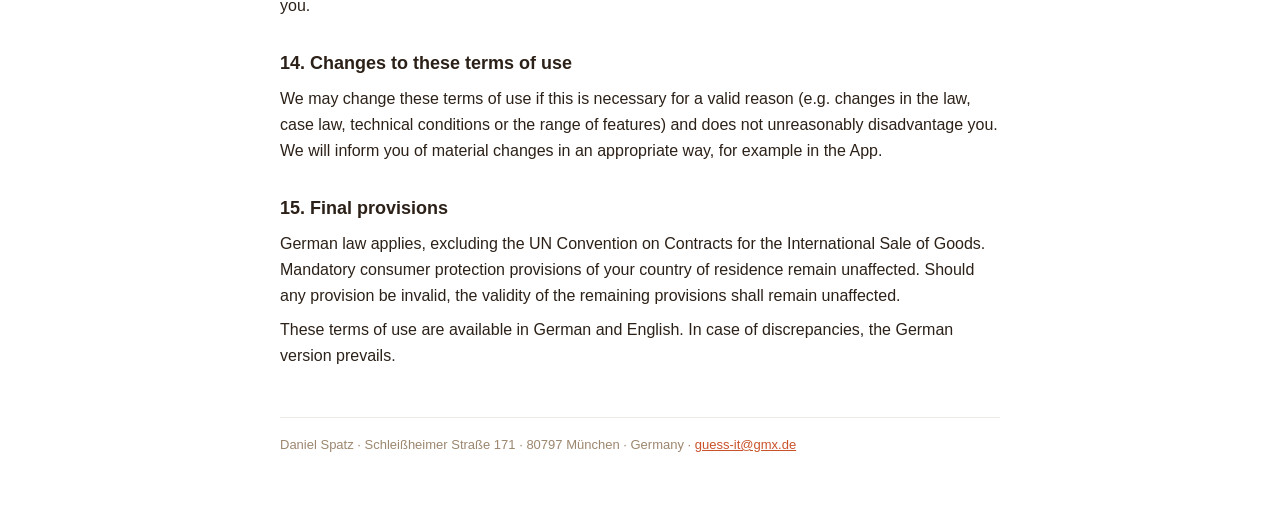
<file: terms.html>
<!DOCTYPE html>
<html lang="en">
<head>
<meta charset="utf-8">
<meta name="viewport" content="width=device-width, initial-scale=1">
<meta name="robots" content="noindex">
<title>Guess It – Terms of Use</title>
<link rel="stylesheet" href="style.css">
</head>
<body>
<div class="wrap">
  <header>
    <a href="index.html">&larr; Legal</a>
    <a href="nutzungsbedingungen.html" lang="de" hreflang="de">Deutsch</a>
  </header>

  <h1>Terms of Use</h1>
  <p class="updated">Last updated: November 27, 2026</p>

  <p>These terms of use govern the use of the app “Guess It” and the services offered through it.</p>

  <h2>1. Scope and provider</h2>
  <p>These terms of use apply to the use of the app “Guess It” (the “App”) and the services offered through it. The provider is Daniel Spatz, Schleißheimer Straße 171, 80797 München, Germany (“we”). Contact: <a href="mailto:guess-it@gmx.de">guess-it@gmx.de</a>.</p>
  <p>By using the App, you agree to these terms. We object to any deviating terms.</p>

  <h2>2. Description of the service</h2>
  <p>Guess It is an estimation quiz. Usually two people compete against each other in turns, asynchronously, answering the same questions with a numerical estimate. The basic version of the App is free. Additional features are available for a fee via “Guess It Pro” (see section 7). In the Android version, the basic version contains ads; “Guess It Pro” removes them.</p>
  <p>We continuously develop the App. Features may be added, changed or discontinued insofar as this is reasonable for you.</p>

  <h2>3. Age and legal capacity</h2>
  <p>The App is not directed at children. You must be at least 13 years old to use the App. If you are a minor, you may only use the App with the consent of your parent or guardian. You may only make paid purchases if you have full legal capacity or the consent of your legal representative.</p>

  <h2>4. Account</h2>
  <p>An account is required for multiplayer. You can start playing right away with a guest account or register with Apple, Google or email. Your information must be accurate. Keep your login details secret. One account per person is permitted; you can link a guest account to a sign-in method later.</p>

  <h2>5. Rules of use</h2>
  <p>When using the App, it is in particular prohibited to:</p>
  <ul>
    <li>use usernames or content that are offensive, discriminatory, harmful to minors, glorify violence, are unlawful or infringe the rights of third parties;</li>
    <li>harass, threaten or discriminate against other people;</li>
    <li>manipulate gameplay, gain unfair advantages or use multiple accounts to circumvent restrictions;</li>
    <li>read out, overload or disrupt the App or the backend by automated means (e.g.&nbsp;bots, scraping, denial of service);</li>
    <li>decompile or reverse engineer the App or circumvent security mechanisms, unless permitted by law.</li>
  </ul>
  <p>In the event of violations, we may remove content, change usernames, restrict features or suspend the account temporarily or permanently.</p>

  <h2>6. Reporting usernames and questions</h2>
  <p>Via the “…” menu on another person’s profile card, you can report their username, for example if it is offensive or discriminatory or constitutes harassment. Via the answer screen, you can report a quiz question, for example if the answer is wrong or misleading, or if the image doesn’t fit the question or gives away the answer. We review reports. If a report reveals a violation of these terms, the name in question may be changed, the question may be corrected or removed, or the account may be suspended. There is no entitlement to any specific action.</p>

  <h2>7. Guess It Pro, purchases and subscriptions</h2>
  <p>“Guess It Pro” is available as a monthly subscription, a yearly subscription or a one-time purchase (“Lifetime”). The current price and scope are shown in the App before purchase.</p>
  <p>Purchases and billing are handled through your Apple App Store account (iOS) or your Google Play account (Android). Subscriptions renew automatically for the selected period unless you cancel at least 24 hours before the end of the current period. You manage and cancel subscriptions in your Apple account settings or in Google Play under “Payments &amp; subscriptions”. Pro status applies to your Guess It account on both platforms. Amounts already paid for a current billing period are not refunded pro rata upon cancellation, unless mandatory law provides otherwise.</p>
  <p><strong>Right of withdrawal:</strong> As a consumer in the European Union, you generally have a 14-day right of withdrawal for paid digital content. It may expire once performance begins (immediate unlocking) if you have expressly agreed to this and acknowledged that you lose your right of withdrawal. Refund requests for App Store purchases should be directed to Apple, and for Google Play purchases to Google or to us.</p>

  <h2>8. Availability</h2>
  <p>We strive to keep the service running as smoothly as possible, but do not guarantee any particular availability. Maintenance, technical faults or circumstances beyond our control may temporarily limit use.</p>

  <h2>9. Termination</h2>
  <p>You can stop using the App at any time and delete your account in the App. We may terminate the user relationship with reasonable notice and, in the case of serious or repeated violations, suspend or terminate it without notice.</p>

  <h2>10. Rights to the App and content</h2>
  <p>The App, its design, the quiz questions and other content provided by us are protected by copyright. We grant you a simple, non-transferable, revocable right to use the App for private purposes on devices you control. Any further use requires our consent.</p>
  <p>If you send us a quiz question via “Submit a question”, you confirm that you wrote it yourself and that it does not infringe the rights of third parties. You grant us a free, non-exclusive right, unlimited in time and territory, to review, edit, translate and use the question in the App. There is no entitlement to its inclusion or to being credited.</p>
  <p>Photos for questions come from third parties and are subject to the licenses stated with each image (image credit). Those licenses apply to them.</p>

  <h2>11. Liability</h2>
  <p>We are liable without limitation for damages resulting from injury to life, body or health, for intent and gross negligence, and under the German Product Liability Act. In cases of simple negligence, we are liable only for breach of an essential contractual obligation (cardinal obligation), limited to the foreseeable damage typical for the contract. Otherwise, liability is excluded. For the free use of the basic version, we are liable only for intent and gross negligence.</p>

  <h2>12. Privacy</h2>
  <p>Information on the processing of personal data can be found in our <a href="privacy.html">privacy policy</a>.</p>

  <h2>13. Additional terms for the Apple App Store and Google Play</h2>
  <p>For the Android version obtained through Google Play, the Google Play Terms of Service apply in addition; these terms of use are concluded between you and us only there, too.</p>
  <p><strong>For the iOS version obtained through the Apple App Store:</strong> These terms of use are concluded between you and us only, not with Apple. Apple is not responsible for the App and its content and has no obligation to provide maintenance or support. If the App fails to conform to any applicable warranty, you may notify Apple; Apple may then refund the purchase price, and to the maximum extent permitted by law, Apple has no other obligation with respect to the App. We, not Apple, are responsible for addressing third-party claims relating to the App or its use and for questions of intellectual property. You represent that you are not located in a country that is subject to a U.S. Government embargo or that has been designated by the U.S. Government as a “terrorist supporting” country, and that you are not listed on any U.S. Government list of prohibited or restricted parties. Apple and its subsidiaries are third-party beneficiaries of these terms and may enforce them against you.</p>

  <h2>14. Changes to these terms of use</h2>
  <p>We may change these terms of use if this is necessary for a valid reason (e.g.&nbsp;changes in the law, case law, technical conditions or the range of features) and does not unreasonably disadvantage you. We will inform you of material changes in an appropriate way, for example in the App.</p>

  <h2>15. Final provisions</h2>
  <p>German law applies, excluding the UN Convention on Contracts for the International Sale of Goods. Mandatory consumer protection provisions of your country of residence remain unaffected. Should any provision be invalid, the validity of the remaining provisions shall remain unaffected.</p>
  <p>These terms of use are available in German and English. In case of discrepancies, the German version prevails.</p>

  <footer>
    Daniel Spatz · Schleißheimer Straße 171 · 80797 München · Germany ·
    <a href="mailto:guess-it@gmx.de">guess-it@gmx.de</a>
  </footer>
</div>
</body>
</html>
</file>
<file: style.css>
:root { color-scheme: light; }

* { box-sizing: border-box; }

body {
  margin: 0;
  font-family: -apple-system, BlinkMacSystemFont, "Segoe UI", Roboto, Helvetica, Arial, sans-serif;
  line-height: 1.62;
  color: #2C2118;
  background: linear-gradient(180deg, #FFF6EE 0%, #FBEEE3 55%, #F6E6D6 100%);
  background-attachment: fixed;
  min-height: 100vh;
}

.wrap { max-width: 760px; margin: 0 auto; padding: 30px 20px 64px; }

header { display: flex; justify-content: space-between; align-items: baseline; gap: 16px; }
header a { color: #C9522A; text-decoration: none; font-weight: 600; font-size: 15px; }
header a:hover { text-decoration: underline; }

h1 { font-size: 26px; line-height: 1.25; margin: 22px 0 4px; }
.updated { color: #9C876F; font-size: 13px; margin: 0 0 26px; }

h2 { font-size: 18px; margin: 30px 0 6px; }
h3 { font-size: 15px; margin: 20px 0 4px; }

p { margin: 8px 0; }
ul { margin: 8px 0; padding-left: 22px; }
li { margin: 4px 0; }

a { color: #C9522A; }

.card h2 { margin-top: 18px; }
.card .updated { margin-bottom: 8px; }

.card {
  background: #FFF9F3;
  border: 1px solid rgba(107, 74, 43, 0.12);
  border-radius: 16px;
  padding: 8px 22px 20px;
  margin-top: 14px;
}

.nav { display: flex; gap: 18px; flex-wrap: wrap; margin-top: 10px; font-size: 15px; }

footer {
  margin-top: 48px;
  color: #9C876F;
  font-size: 13px;
  border-top: 1px solid rgba(107, 74, 43, 0.12);
  padding-top: 16px;
}
</file>
